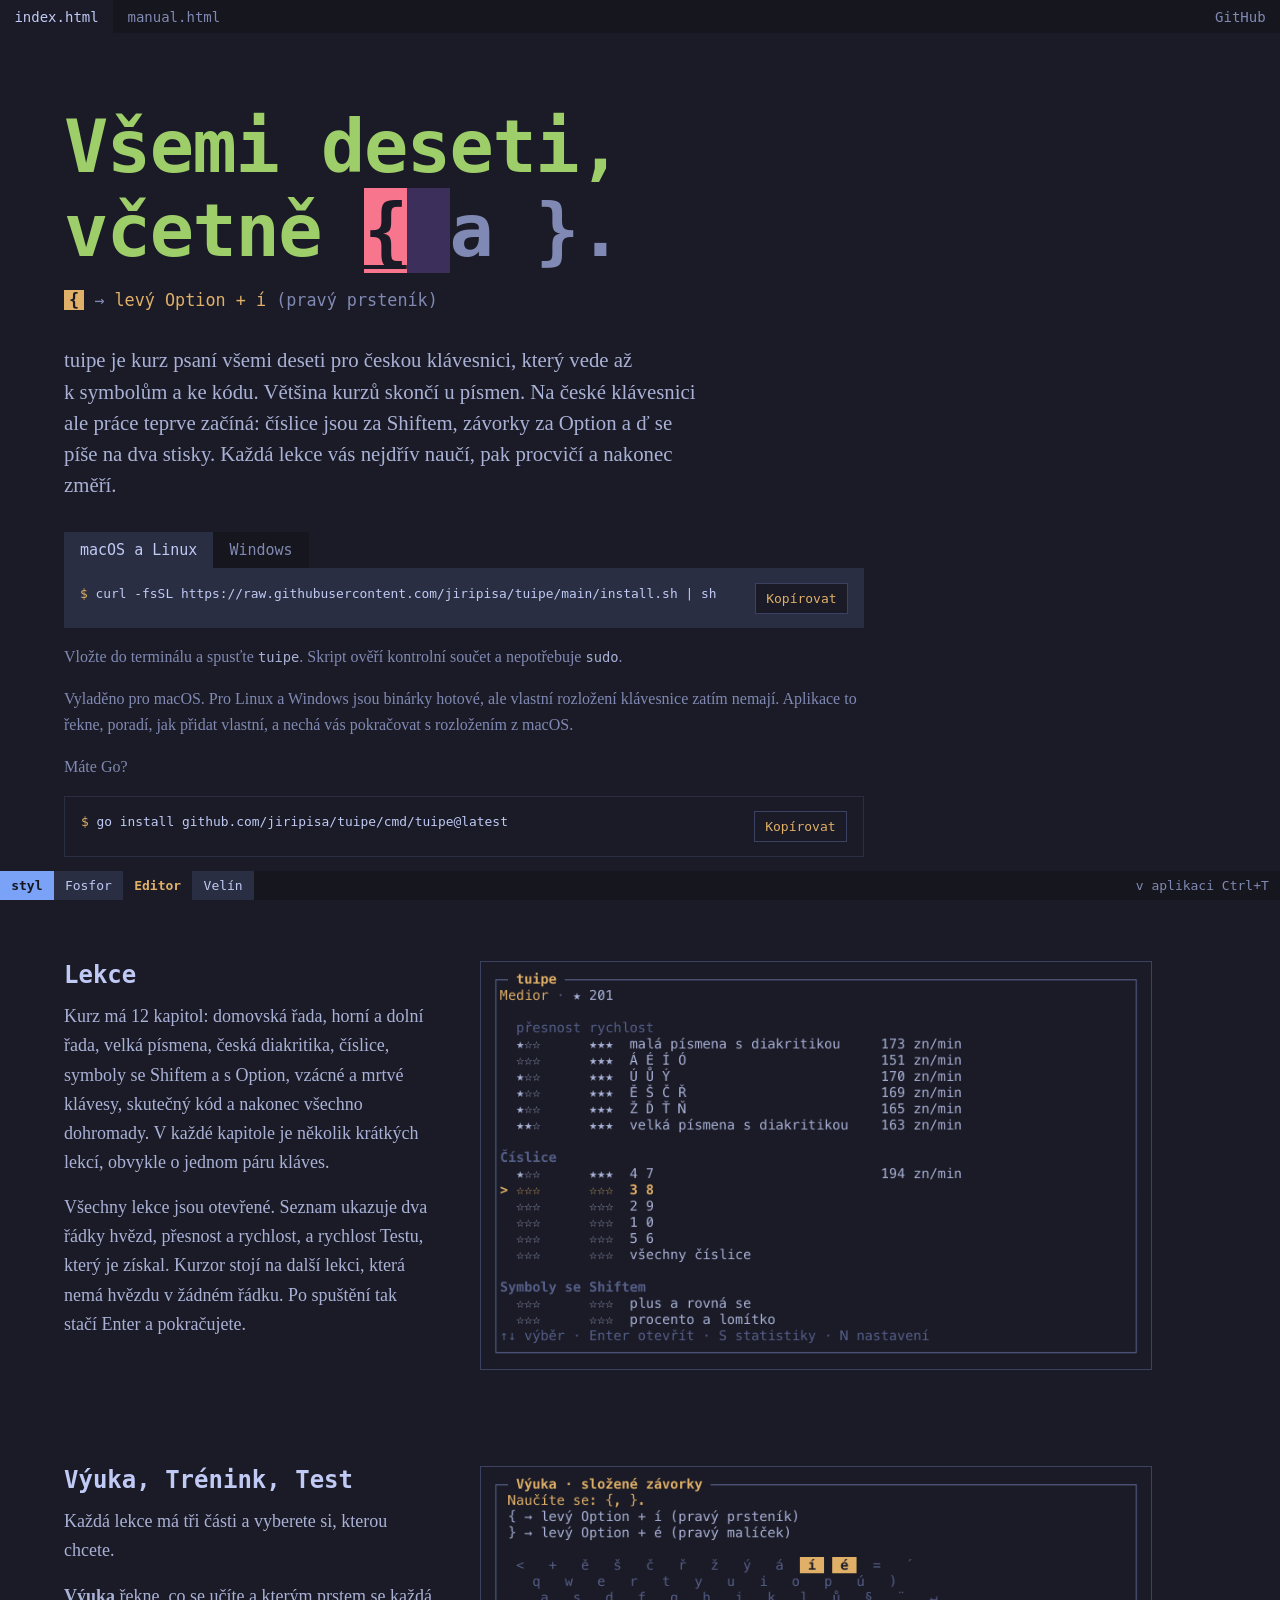
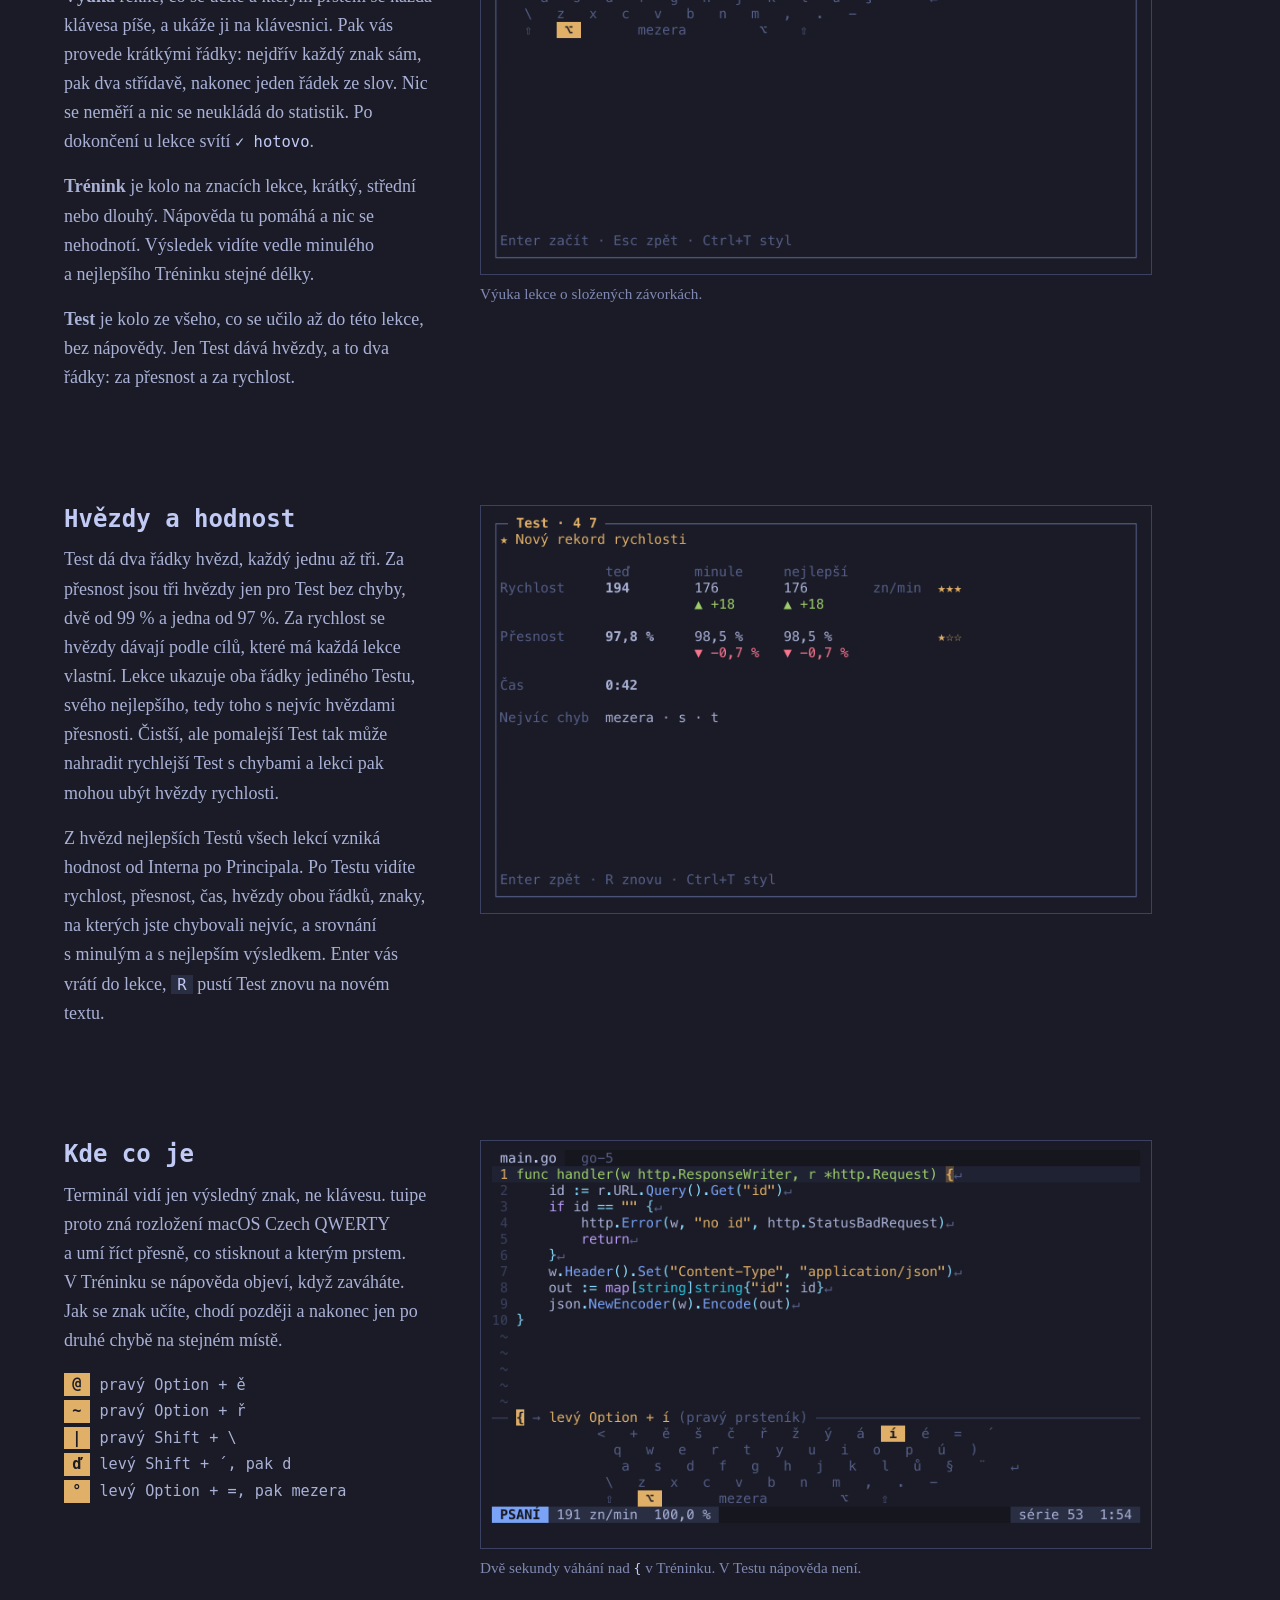
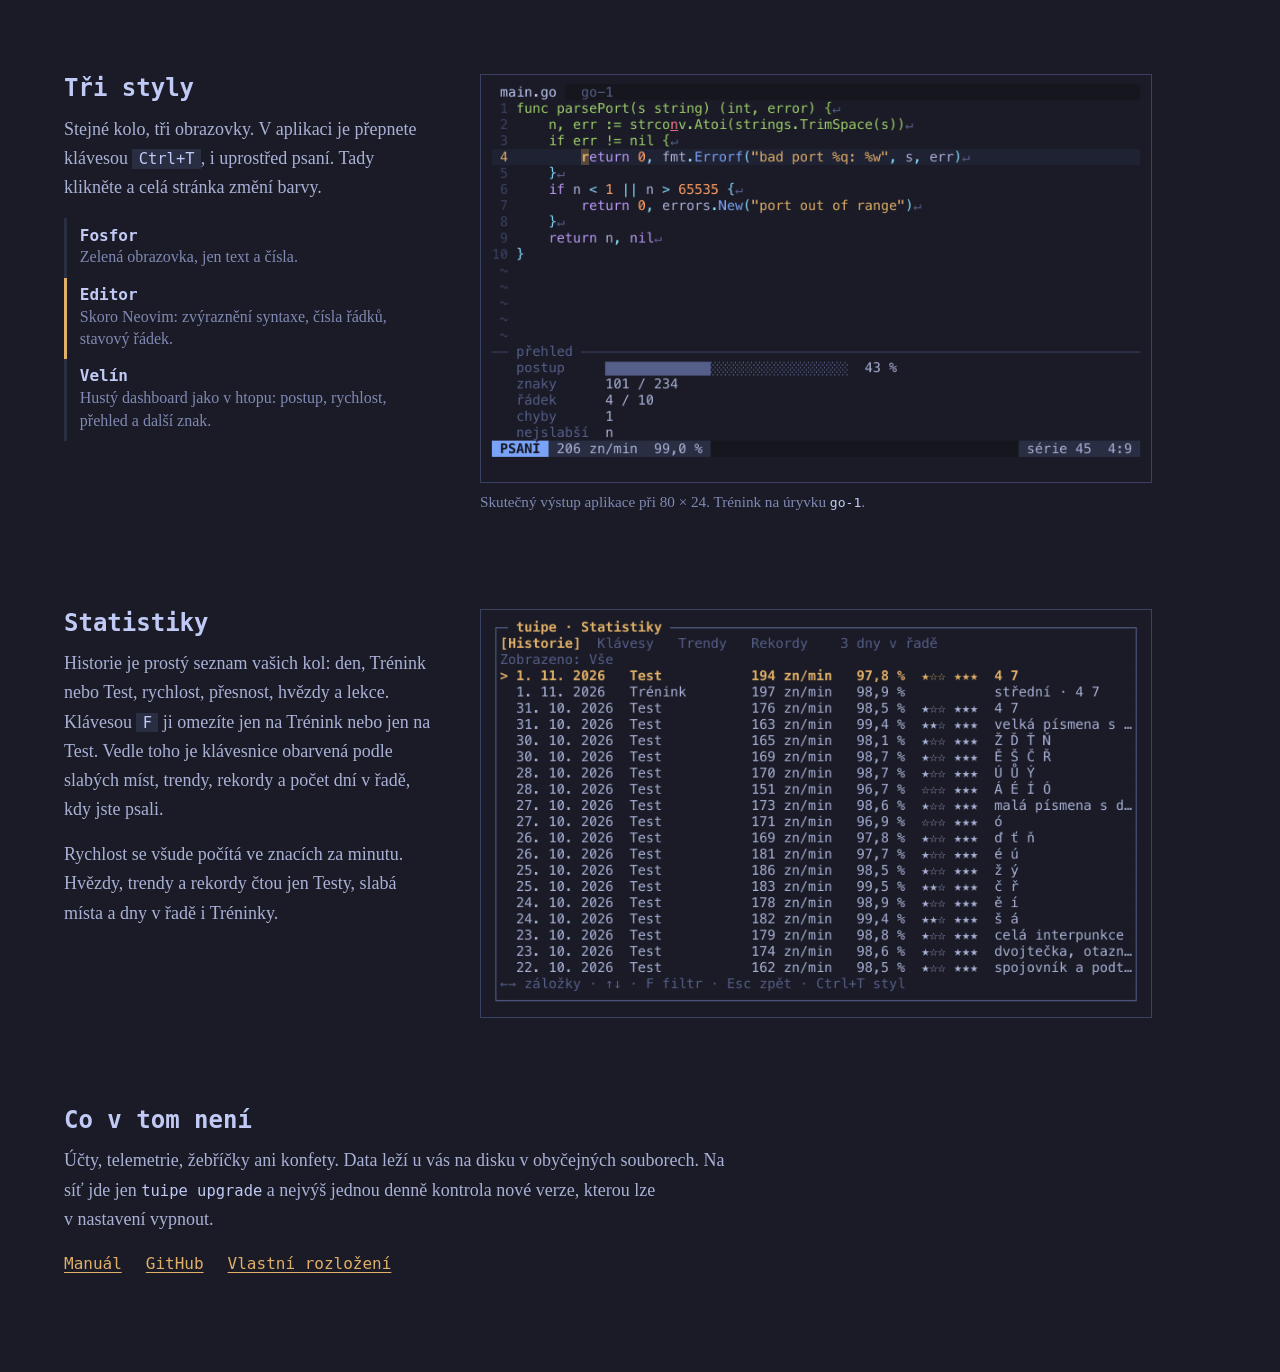
<file: site/index.html>
<!doctype html>
<html lang="cs" data-style="editor">
<head>
<meta charset="utf-8">
<meta name="viewport" content="width=device-width, initial-scale=1">
<title>tuipe</title>
<meta name="description" content="Kurz psaní všemi deseti pro českou klávesnici, který vede až k symbolům a ke kódu. Lekce, výuka, trénink a test v terminálu.">
<link rel="icon" href="data:image/svg+xml,%3Csvg xmlns='http://www.w3.org/2000/svg' viewBox='0 0 32 32'%3E%3Crect width='32' height='32' fill='%231a1b26'/%3E%3Ctext x='16' y='24' font-family='monospace' font-size='24' font-weight='700' text-anchor='middle' fill='%23e0af68'%3E%7B%3C/text%3E%3C/svg%3E">
<script>
  document.documentElement.classList.add("js");
  try {
    var s = localStorage.getItem("tuipe-style");
    if (s === "fosfor" || s === "editor" || s === "velin") document.documentElement.setAttribute("data-style", s);
  } catch (e) {}
</script>
<link rel="stylesheet" href="assets/site.css">
<noscript><style>
  .by-style img { display: block; margin-bottom: 1rem; }
  .statusline, .copy, .tabs { display: none; }
  #panel-unix::before, #panel-win::before { display: block; margin: 1rem 0 0.35rem; font: 700 0.9375rem/1.3 var(--mono); color: var(--ink); }
  #panel-unix::before { content: "macOS a Linux"; }
  #panel-win::before { content: "Windows"; }
</style></noscript>
<script src="assets/site.js" defer></script>
</head>
<body>
<a class="skip" href="#main">Přeskočit na obsah</a>
<div class="sr-only" role="status" aria-live="polite" id="live"></div>

<nav class="tabline" aria-label="Stránky">
  <a href="index.html" aria-current="page">index.html</a>
  <a href="manual.html">manual.html</a>
  <a class="right" href="https://github.com/jiripisa/tuipe">GitHub</a>
</nav>

<main class="page" id="main">

<header class="hero">
  <h1 data-typed aria-label="Všemi deseti, včetně { a }.">Všemi deseti,<br>včetně { a }.</h1>
  <p class="hint-line" data-typed-hint><span class="cap">{</span> → <span class="chord">levý Option + í</span> (pravý prsteník)</p>
  <p class="pitch">tuipe je kurz psaní všemi deseti pro českou klávesnici, který vede až k symbolům a ke kódu. Většina kurzů skončí u písmen. Na české klávesnici ale práce teprve začíná: číslice jsou za Shiftem, závorky za Option a ď se píše na dva stisky. Každá lekce vás nejdřív naučí, pak procvičí a nakonec změří.</p>

  <section class="install" aria-label="Instalace">
    <div class="tabs" role="tablist" aria-label="Operační systém">
      <button type="button" role="tab" id="tab-unix" aria-controls="panel-unix" aria-selected="true">macOS a Linux</button>
      <button type="button" role="tab" id="tab-win" aria-controls="panel-win" aria-selected="false">Windows</button>
    </div>
    <div role="tabpanel" id="panel-unix" aria-labelledby="tab-unix">
      <div class="command">
        <pre><code id="cmd-unix">curl -fsSL https://raw.githubusercontent.com/<wbr>jiripisa/<wbr>tuipe/<wbr>main/<wbr>install.sh | sh</code></pre>
        <button type="button" class="copy" data-copy="cmd-unix" aria-label="Kopírovat příkaz pro macOS a Linux">Kopírovat</button>
      </div>
    </div>
    <div role="tabpanel" id="panel-win" aria-labelledby="tab-win">
      <div class="command ps">
        <pre><code id="cmd-win">irm https://raw.githubusercontent.com/<wbr>jiripisa/<wbr>tuipe/<wbr>main/<wbr>install.ps1 | iex</code></pre>
        <button type="button" class="copy" data-copy="cmd-win" aria-label="Kopírovat příkaz pro Windows">Kopírovat</button>
      </div>
    </div>
    <p class="small also">Vložte do terminálu a spusťte <code>tuipe</code>. Skript ověří kontrolní součet a nepotřebuje <code>sudo</code>.</p>
    <p class="small">Vyladěno pro macOS. Pro Linux a Windows jsou binárky hotové, ale vlastní rozložení klávesnice zatím nemají. Aplikace to řekne, poradí, jak přidat vlastní, a nechá vás pokračovat s rozložením z macOS.</p>
    <div class="also">
      <p class="small">Máte Go?</p>
      <div class="command">
        <pre><code id="cmd-go">go install github.com/<wbr>jiripisa/<wbr>tuipe/<wbr>cmd/<wbr>tuipe@latest</code></pre>
        <button type="button" class="copy" data-copy="cmd-go" aria-label="Kopírovat příkaz go install">Kopírovat</button>
      </div>
    </div>
  </section>
</header>

<section class="split" id="lekce">
  <div>
    <h2>Lekce</h2>
    <p>Kurz má 12 kapitol: domovská řada, horní a dolní řada, velká písmena, česká diakritika, číslice, symboly se Shiftem a s Option, vzácné a mrtvé klávesy, skutečný kód a nakonec všechno dohromady. V každé kapitole je několik krátkých lekcí, obvykle o jednom páru kláves.</p>
    <p>Všechny lekce jsou otevřené. Seznam ukazuje dva řádky hvězd, přesnost a rychlost, a rychlost Testu, který je získal. Kurzor stojí na další lekci, která nemá hvězdu v žádném řádku. Po spuštění tak stačí Enter a pokračujete.</p>
  </div>
  <figure>
    <img src="assets/lessons.png" width="1488" height="904" loading="lazy" alt="Seznam lekcí: kapitoly s lekcemi, u každé dva řádky hvězd, přesnost a rychlost, a rychlost Testu, který je získal, v znacích za minutu. Nahoře hodnost a počet hvězd, kurzor stojí na další lekci.">
  </figure>
</section>

<section class="split" id="tri-casti">
  <div>
    <h2>Výuka, Trénink, Test</h2>
    <p>Každá lekce má tři části a vyberete si, kterou chcete.</p>
    <p><strong>Výuka</strong> řekne, co se učíte a kterým prstem se každá klávesa píše, a ukáže ji na klávesnici. Pak vás provede krátkými řádky: nejdřív každý znak sám, pak dva střídavě, nakonec jeden řádek ze slov. Nic se neměří a nic se neukládá do statistik. Po dokončení u lekce svítí <code>✓ hotovo</code>.</p>
    <p><strong>Trénink</strong> je kolo na znacích lekce, krátký, střední nebo dlouhý. Nápověda tu pomáhá a nic se nehodnotí. Výsledek vidíte vedle minulého a nejlepšího Tréninku stejné délky.</p>
    <p><strong>Test</strong> je kolo ze všeho, co se učilo až do této lekce, bez nápovědy. Jen Test dává hvězdy, a to dva řádky: za přesnost a za rychlost.</p>
  </div>
  <figure>
    <img src="assets/teach.png" width="1488" height="904" loading="lazy" alt="Výuka lekce o složených závorkách: text říká, že { se píše levým Option a í pravým prsteníkem, a klávesnice má zvýrazněné klávesy í, é a levý Option.">
    <figcaption>Výuka lekce o složených závorkách.</figcaption>
  </figure>
</section>

<section class="split" id="hvezdy">
  <div>
    <h2>Hvězdy a hodnost</h2>
    <p>Test dá dva řádky hvězd, každý jednu až tři. Za přesnost jsou tři hvězdy jen pro Test bez chyby, dvě od 99 % a jedna od 97 %. Za rychlost se hvězdy dávají podle cílů, které má každá lekce vlastní. Lekce ukazuje oba řádky jediného Testu, svého nejlepšího, tedy toho s nejvíc hvězdami přesnosti. Čistší, ale pomalejší Test tak může nahradit rychlejší Test s chybami a lekci pak mohou ubýt hvězdy rychlosti.</p>
    <p>Z hvězd nejlepších Testů všech lekcí vzniká hodnost od Interna po Principala. Po Testu vidíte rychlost, přesnost, čas, hvězdy obou řádků, znaky, na kterých jste chybovali nejvíc, a srovnání s minulým a s nejlepším výsledkem. Enter vás vrátí do lekce, <kbd>R</kbd> pustí Test znovu na novém textu.</p>
  </div>
  <figure>
    <img src="assets/results.png" width="1488" height="904" loading="lazy" alt="Výsledek Testu: rychlost, přesnost, čas, dva řádky hvězd, srovnání s minulým a s nejlepším výsledkem a znaky s nejvíc chybami.">
  </figure>
</section>

<section class="split" id="kolo">
  <div>
    <h2>Kde co je</h2>
    <p>Terminál vidí jen výsledný znak, ne klávesu. tuipe proto zná rozložení macOS Czech QWERTY a umí říct přesně, co stisknout a kterým prstem. V Tréninku se nápověda objeví, když zaváháte. Jak se znak učíte, chodí později a nakonec jen po druhé chybě na stejném místě.</p>
    <dl class="routes">
      <div><dt class="cap">@</dt><dd>pravý Option + ě</dd></div>
      <div><dt class="cap">~</dt><dd>pravý Option + ř</dd></div>
      <div><dt class="cap">|</dt><dd>pravý Shift + \</dd></div>
      <div><dt class="cap">ď</dt><dd>levý Shift + ´, pak d</dd></div>
      <div><dt class="cap">°</dt><dd>levý Option + =, pak mezera</dd></div>
    </dl>
  </div>
  <figure class="by-style">
    <img class="editor" src="assets/hint-editor.png" width="1488" height="904" loading="lazy" alt="Trénink ve stylu Editor: kurzor stojí na znaku {, pod textem je nápověda „levý Option + í (pravý prsteník)“ a mapa klávesnice se zvýrazněnými klávesami.">
    <img class="fosfor" src="assets/hint-fosfor.png" width="1488" height="904" loading="lazy" alt="Trénink ve stylu Fosfor: po zaváhání na znaku { se dole objeví nápověda a mapa klávesnice.">
    <img class="velin" src="assets/hint-velin.png" width="1488" height="904" loading="lazy" alt="Trénink ve stylu Velín: panel Klávesnice ukazuje zvýrazněné klávesy a panel Další znak popisuje, jak napsat {.">
    <figcaption>Dvě sekundy váhání nad <code>{</code> v Tréninku. V Testu nápověda není.</figcaption>
  </figure>
</section>

<section class="split" id="styly">
  <div>
    <h2>Tři styly</h2>
    <p>Stejné kolo, tři obrazovky. V aplikaci je přepnete klávesou <kbd>Ctrl+T</kbd>, i uprostřed psaní. Tady klikněte a celá stránka změní barvy.</p>
    <ul class="styles">
      <li><button type="button" data-set-style="fosfor" aria-pressed="false"><b>Fosfor</b><span>Zelená obrazovka, jen text a čísla.</span></button></li>
      <li><button type="button" data-set-style="editor" aria-pressed="true"><b>Editor</b><span>Skoro Neovim: zvýraznění syntaxe, čísla řádků, stavový řádek.</span></button></li>
      <li><button type="button" data-set-style="velin" aria-pressed="false"><b>Velín</b><span>Hustý dashboard jako v htopu: postup, rychlost, přehled a další znak.</span></button></li>
    </ul>
  </div>
  <figure class="by-style">
    <img class="editor" src="assets/round-editor.png" width="1488" height="904" loading="lazy" alt="Styl Editor: kód v Go se zvýrazněnou syntaxí, čísla řádků, přehled postupu a stavový řádek s rychlostí a přesností.">
    <img class="fosfor" src="assets/round-fosfor.png" width="1488" height="904" loading="lazy" alt="Styl Fosfor: zelený text na černém pozadí a pod ním rychlost, přesnost a série.">
    <img class="velin" src="assets/round-velin.png" width="1488" height="904" loading="lazy" alt="Styl Velín: panely s postupem, rychlostí a statistikou nad textem, přehled a nejslabší znaky pod ním.">
    <figcaption>Skutečný výstup aplikace při 80 × 24. Trénink na úryvku <code>go-1</code>.</figcaption>
  </figure>
</section>

<section class="split" id="statistiky">
  <div>
    <h2>Statistiky</h2>
    <p>Historie je prostý seznam vašich kol: den, Trénink nebo Test, rychlost, přesnost, hvězdy a lekce. Klávesou <kbd>F</kbd> ji omezíte jen na Trénink nebo jen na Test. Vedle toho je klávesnice obarvená podle slabých míst, trendy, rekordy a počet dní v řadě, kdy jste psali.</p>
    <p>Rychlost se všude počítá ve znacích za minutu. Hvězdy, trendy a rekordy čtou jen Testy, slabá místa a dny v řadě i Tréninky.</p>
  </div>
  <figure>
    <img src="assets/history.png" width="1488" height="904" loading="lazy" alt="Obrazovka Statistiky, záložka Historie: kola po dnech s druhem kola, rychlostí, přesností, hvězdami a lekcí.">
  </figure>
</section>

<section class="endnote">
  <h2>Co v tom není</h2>
  <p>Účty, telemetrie, žebříčky ani konfety. Data leží u vás na disku v obyčejných souborech. Na síť jde jen <code>tuipe upgrade</code> a nejvýš jednou denně kontrola nové verze, kterou lze v nastavení vypnout.</p>
  <p class="links"><a href="manual.html">Manuál</a><a href="https://github.com/jiripisa/tuipe">GitHub</a><a href="https://github.com/jiripisa/tuipe/blob/main/docs/layouts.md">Vlastní rozložení</a></p>
</section>

</main>

<div class="statusline" role="group" aria-label="Styl stránky">
  <span class="mode">styl</span>
  <button type="button" data-set-style="fosfor" aria-pressed="false">Fosfor</button>
  <button type="button" data-set-style="editor" aria-pressed="true">Editor</button>
  <button type="button" data-set-style="velin" aria-pressed="false">Velín</button>
  <span class="note">v aplikaci Ctrl+T</span>
</div>

</body>
</html>
</file>
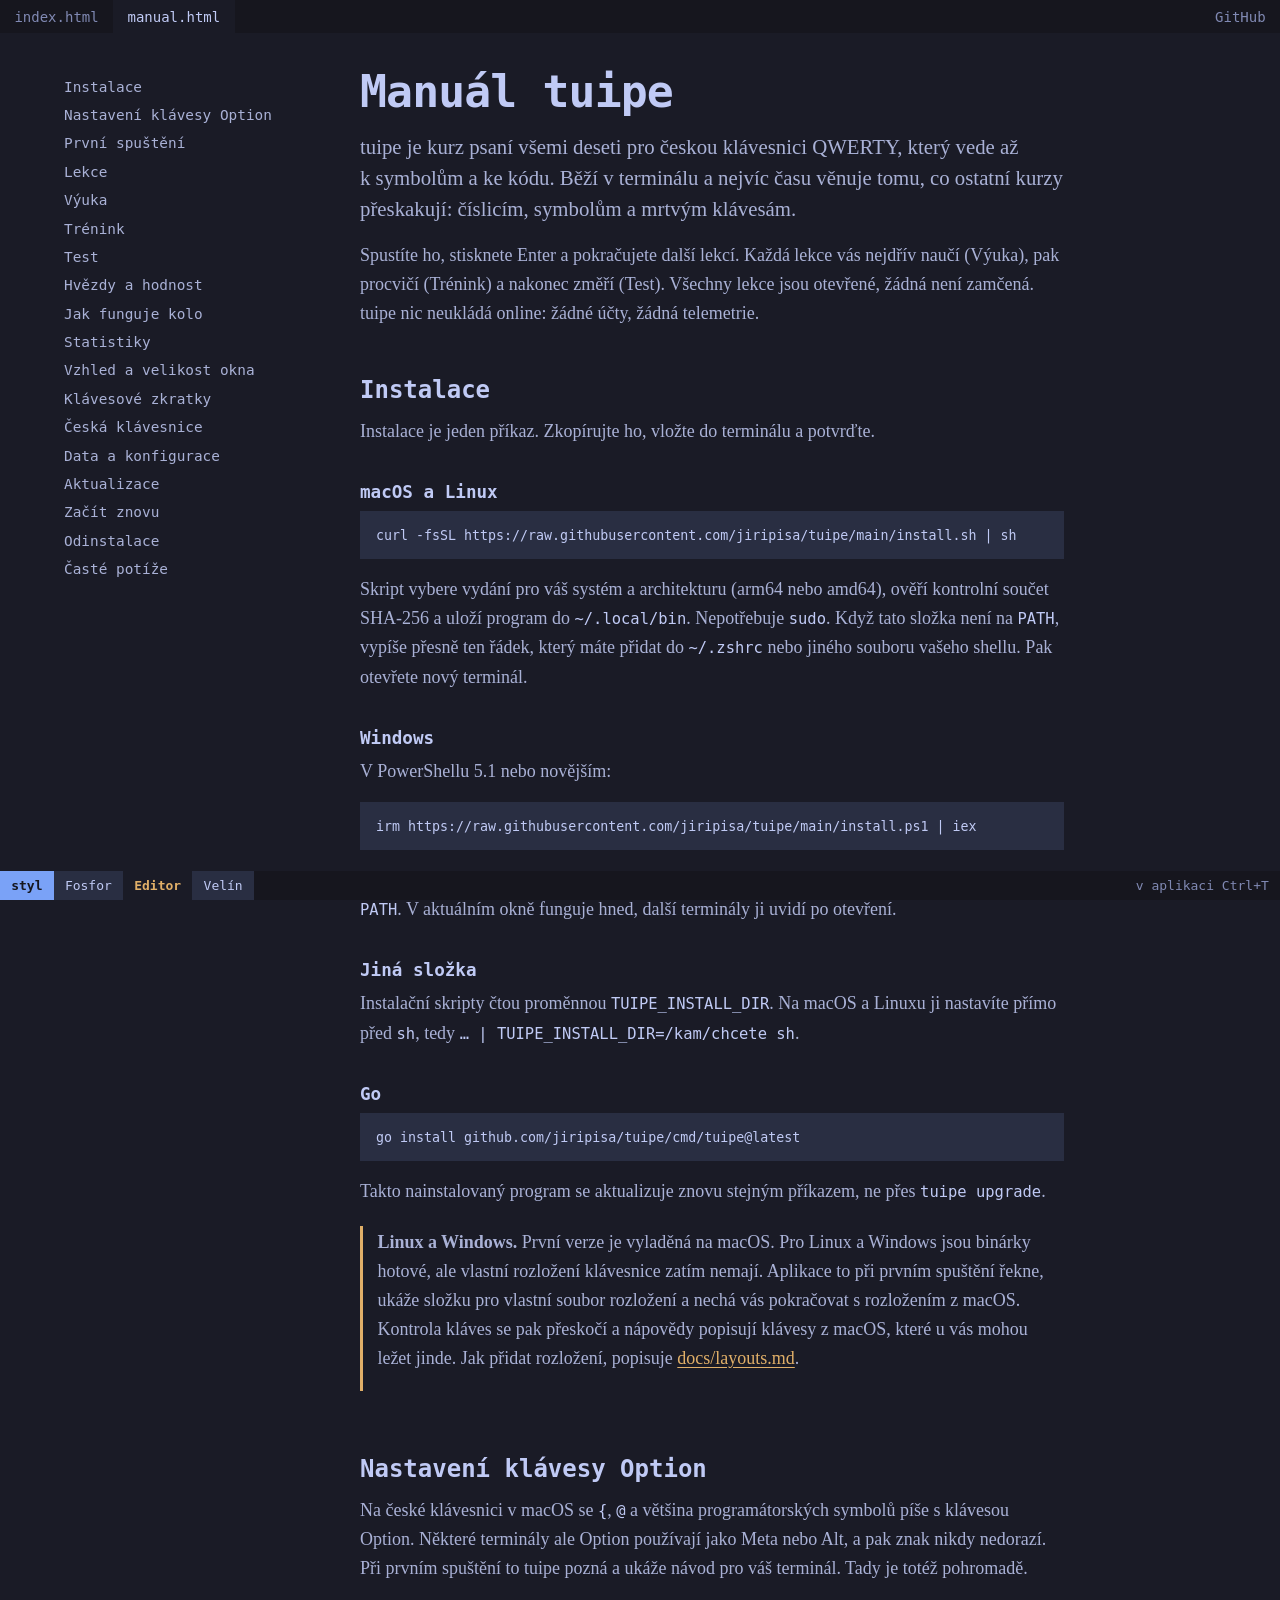
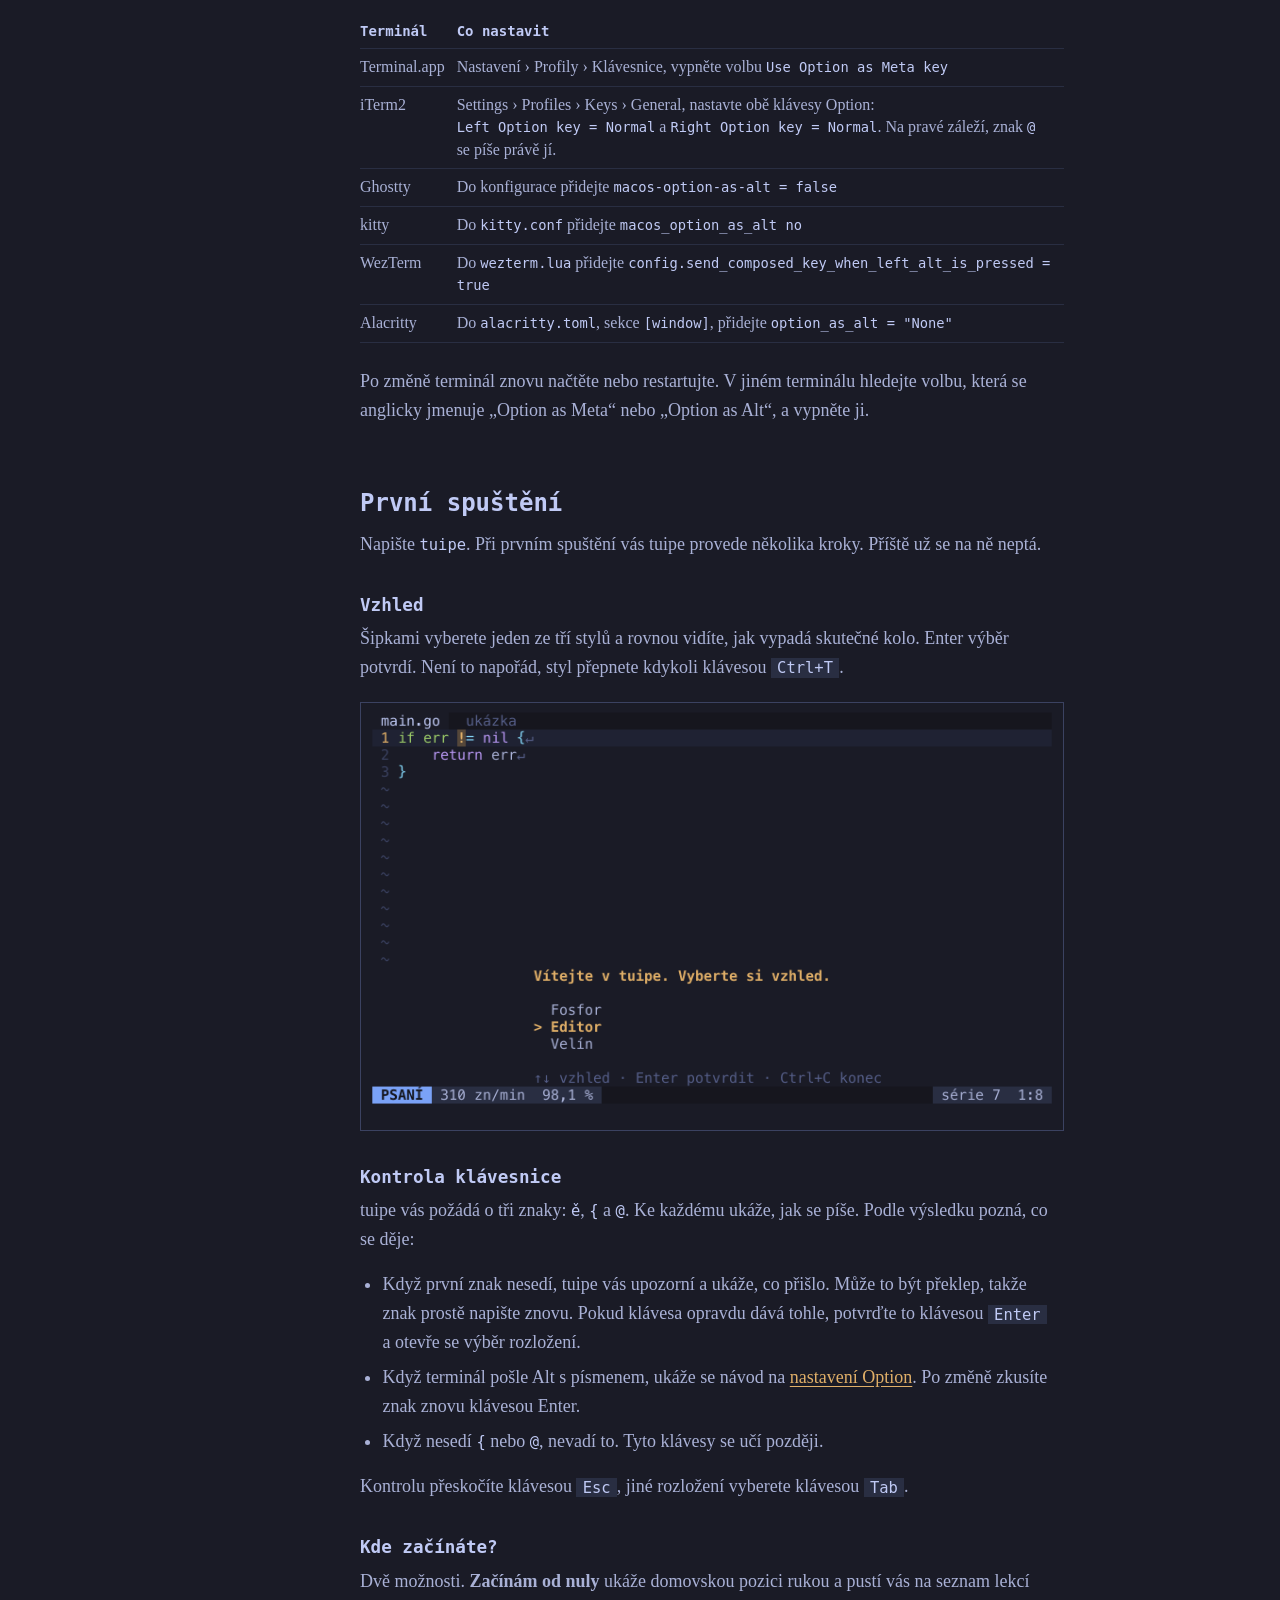
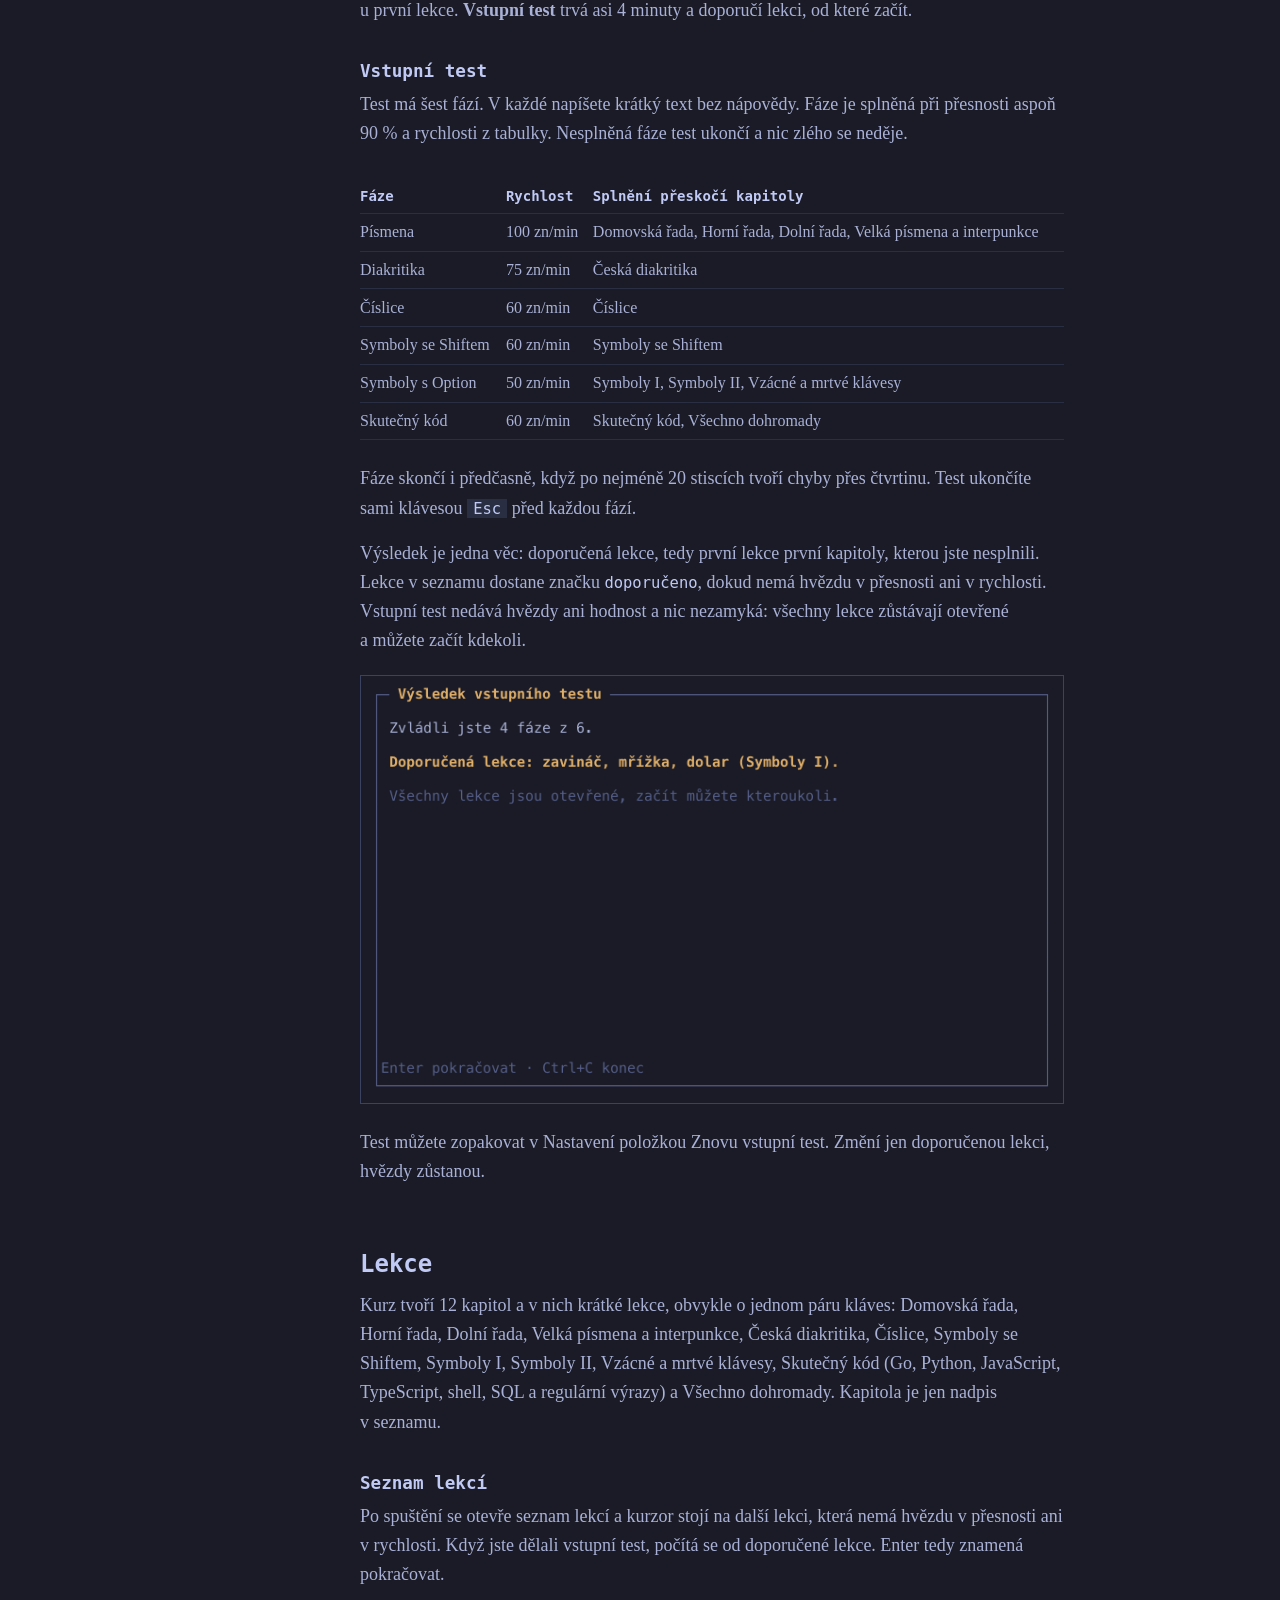
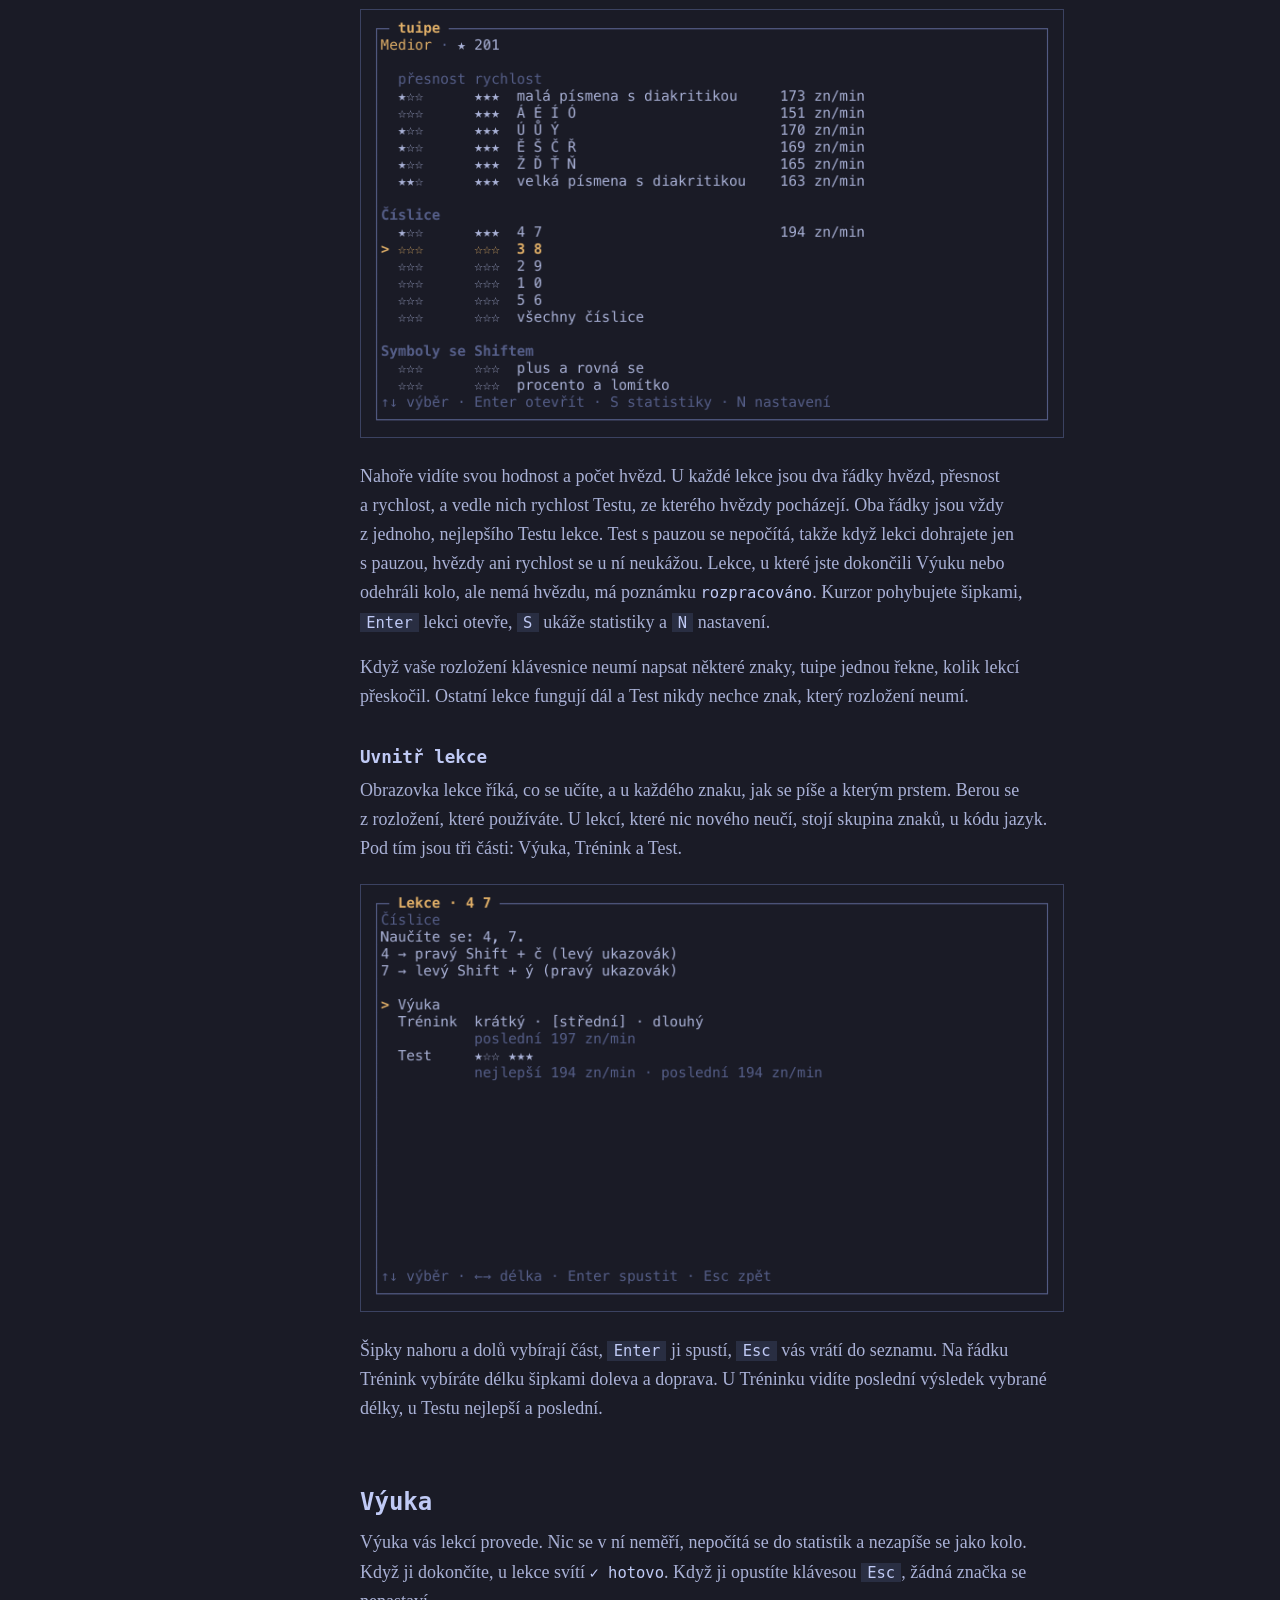
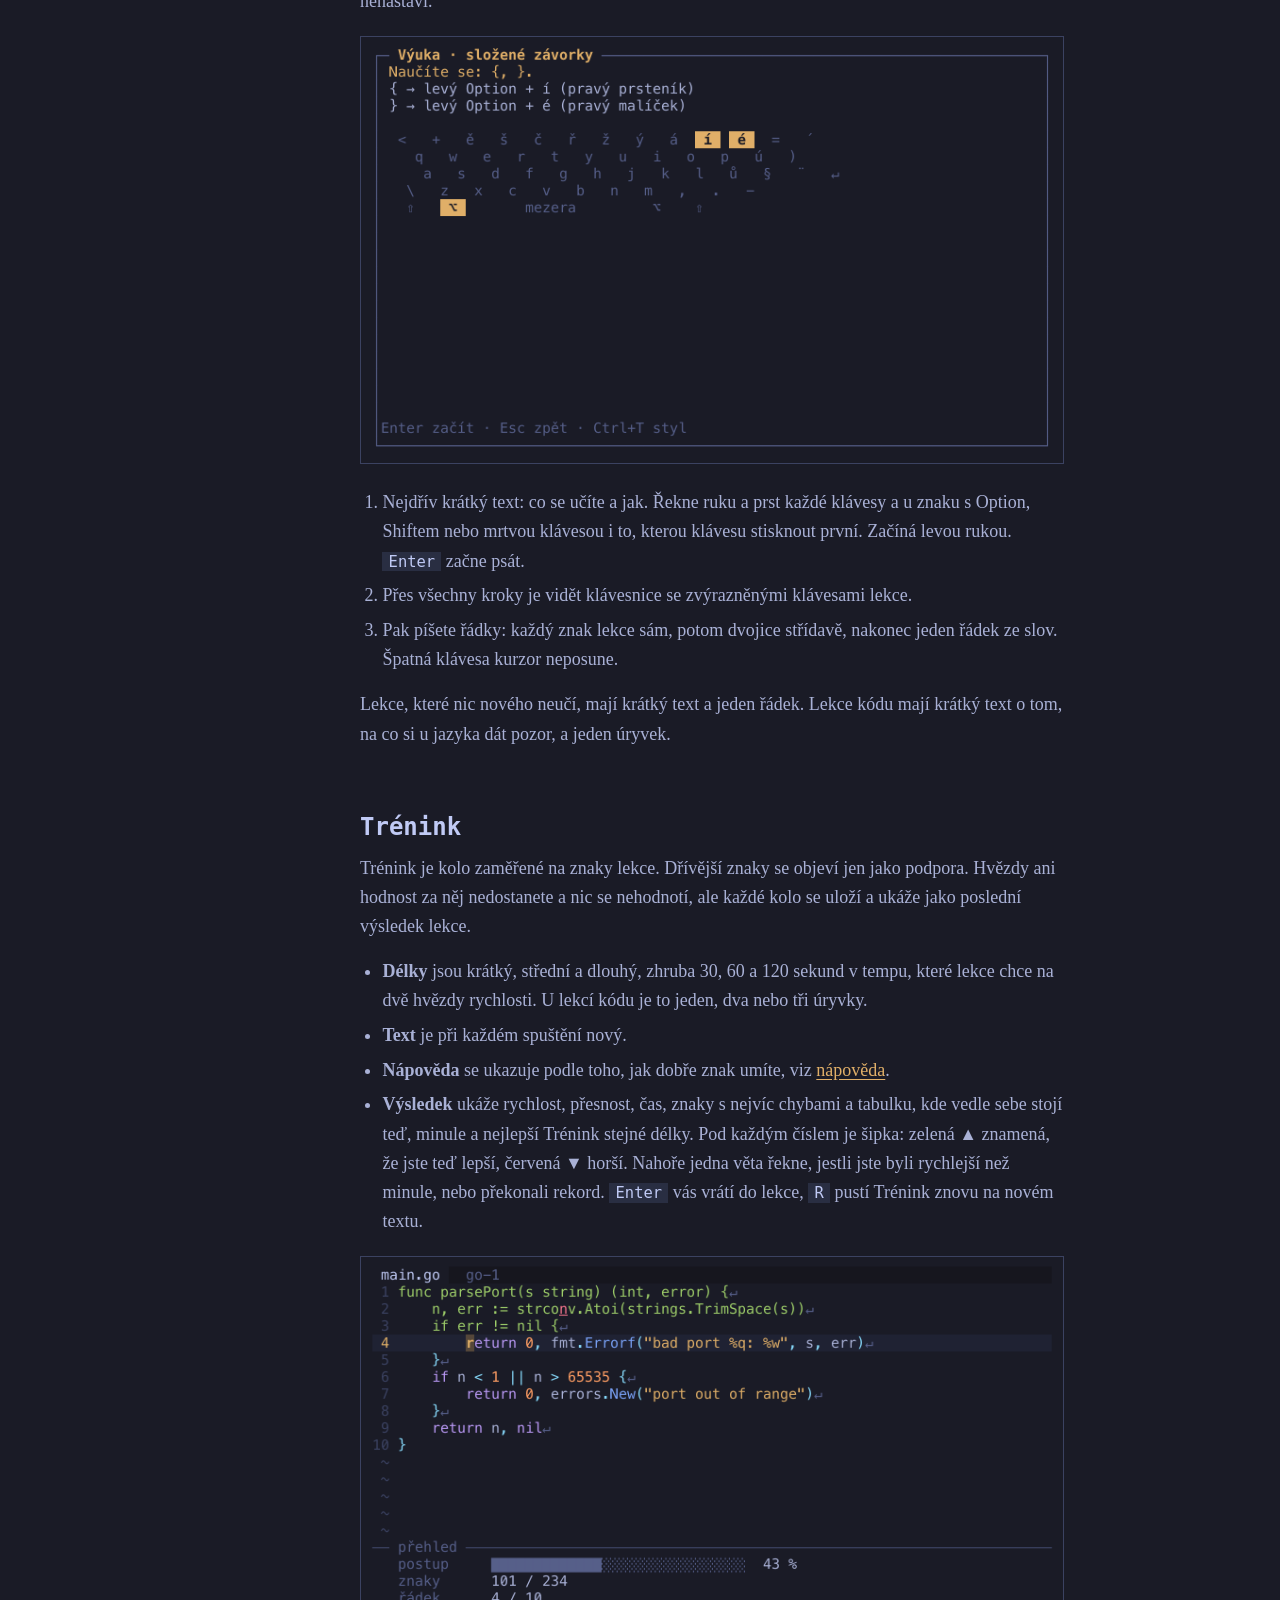
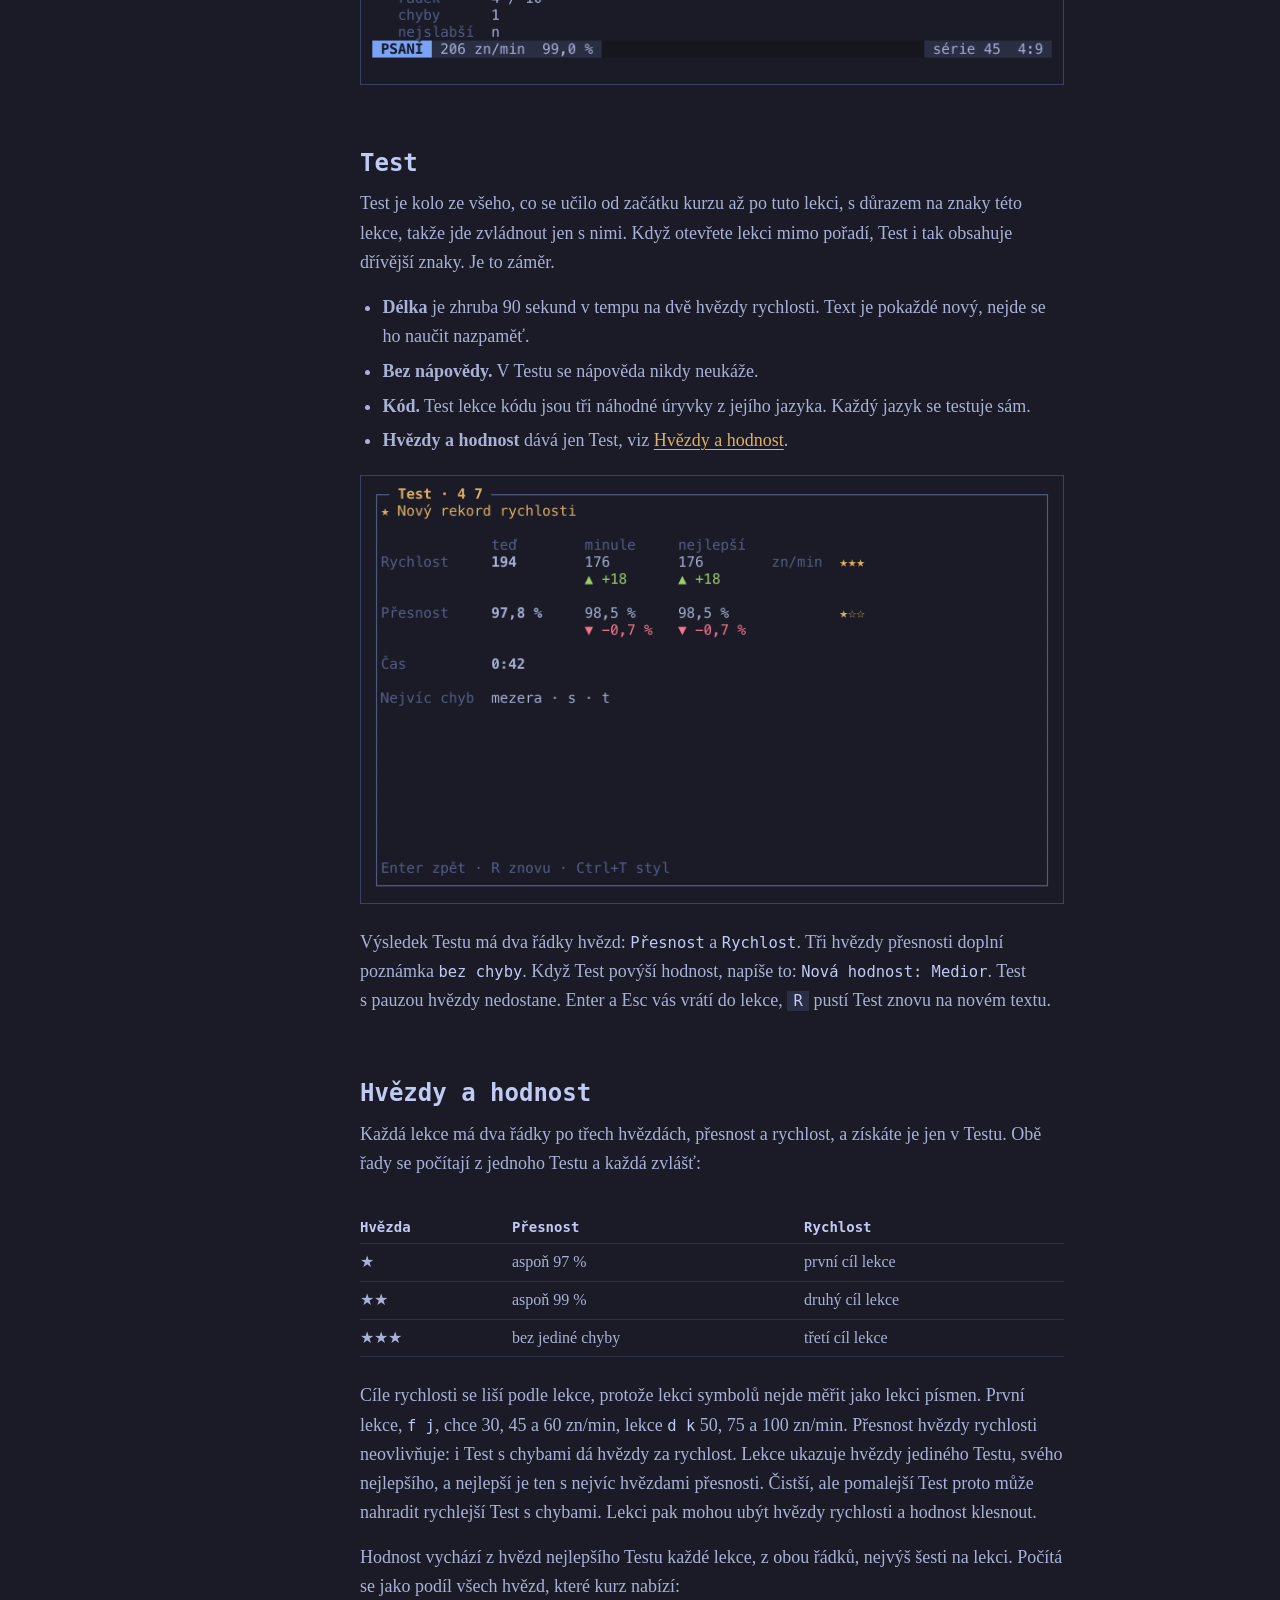
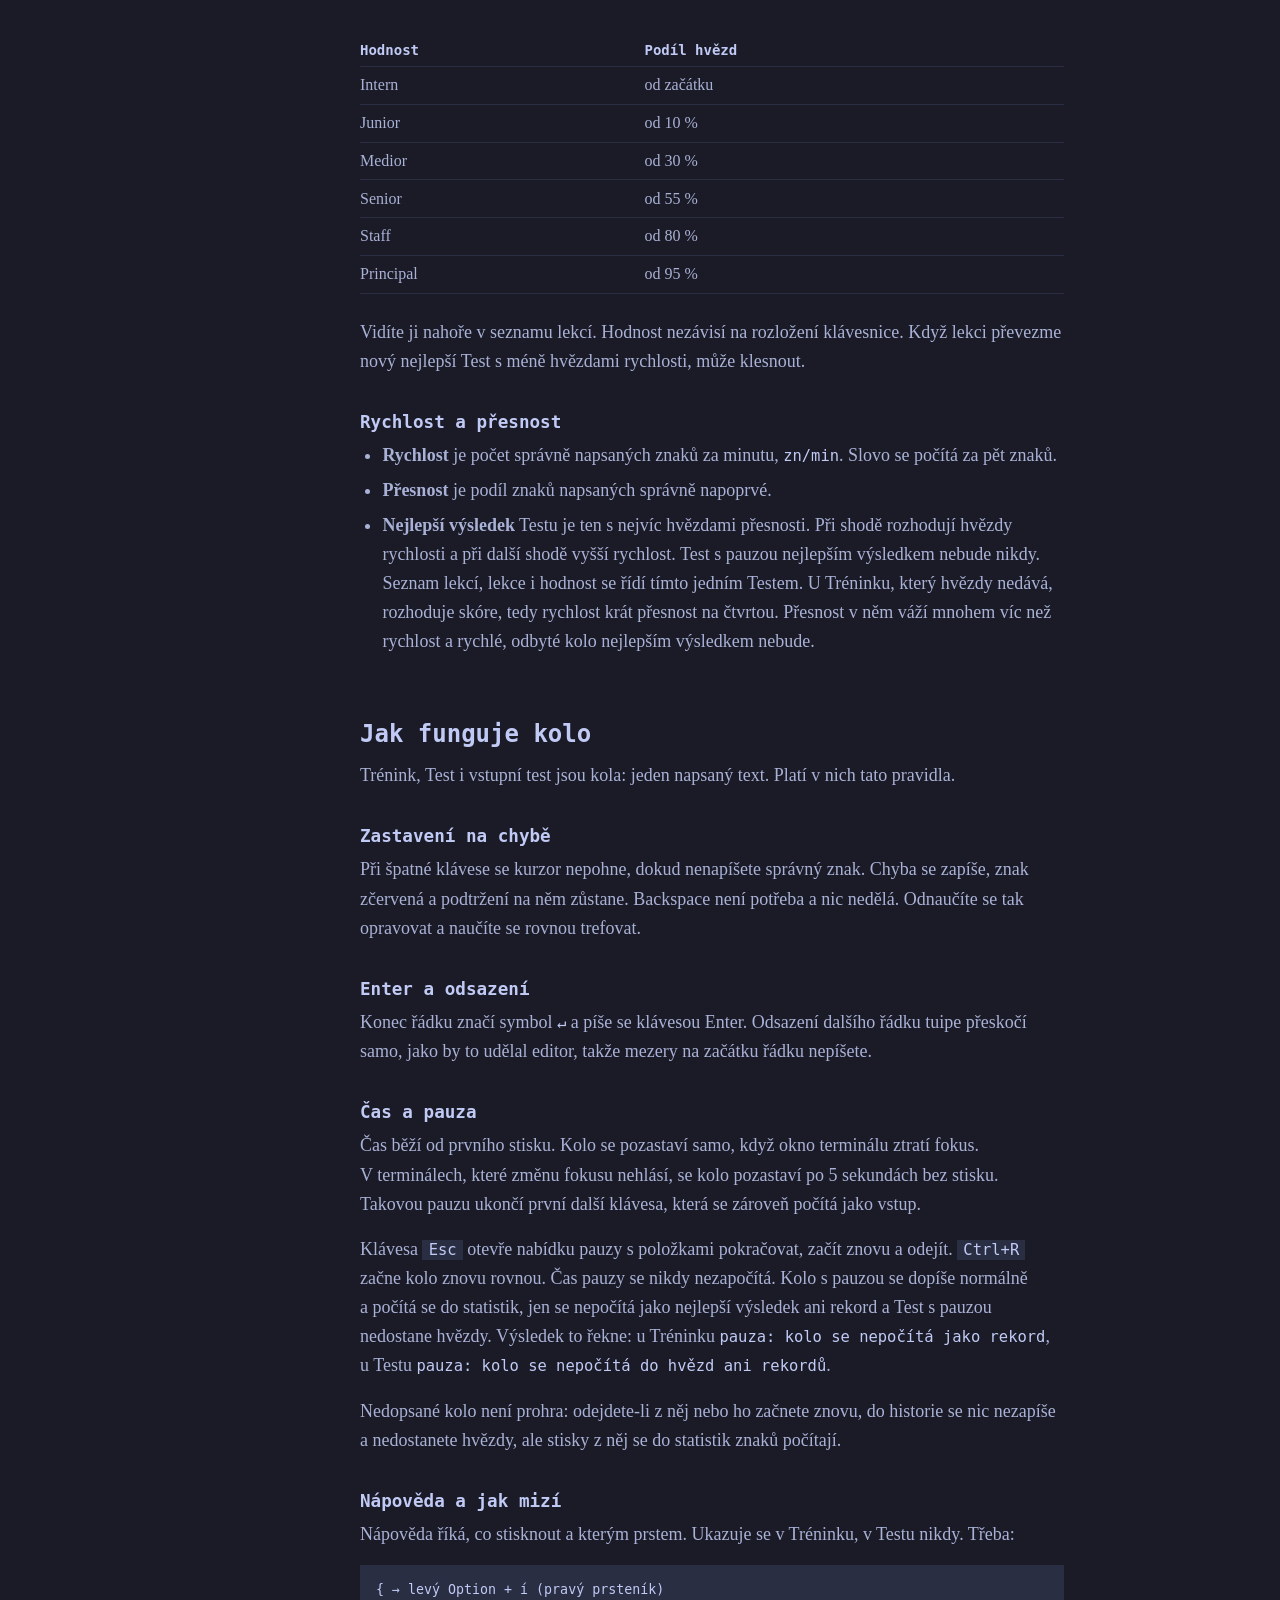
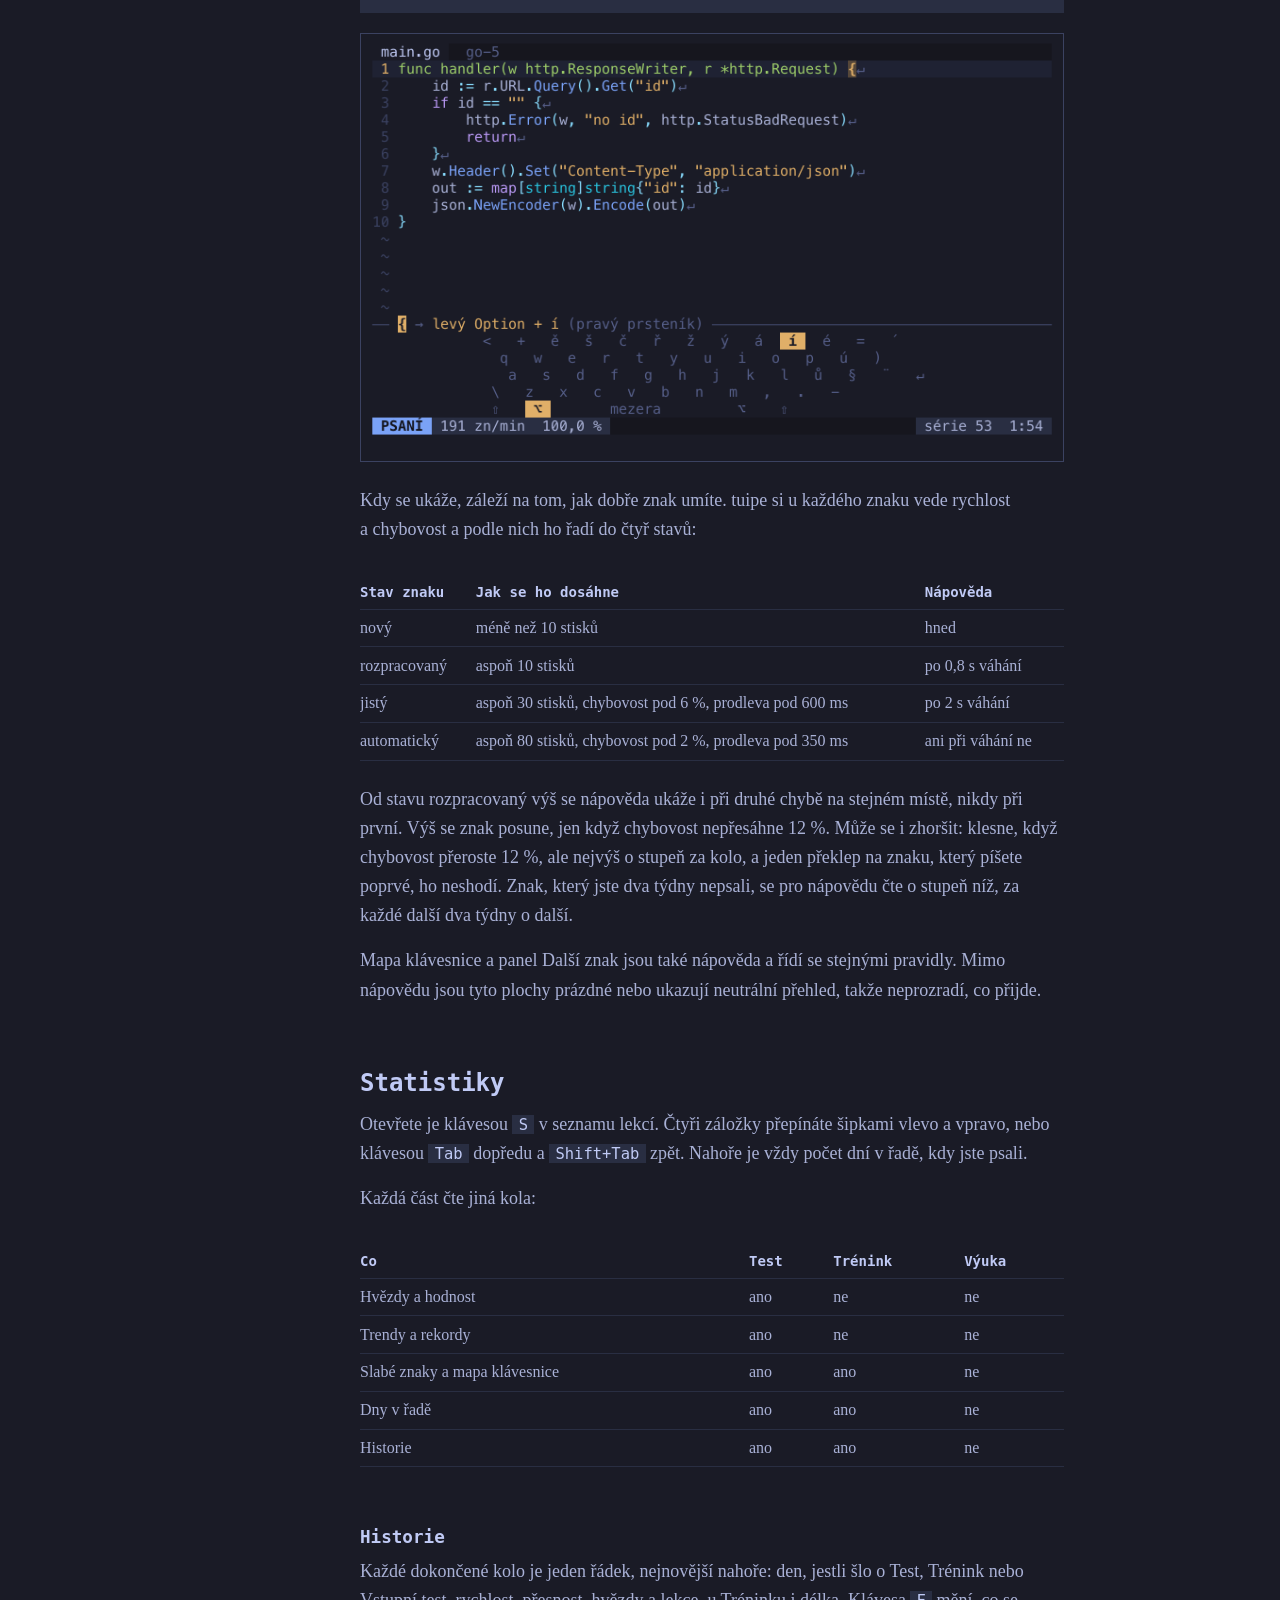
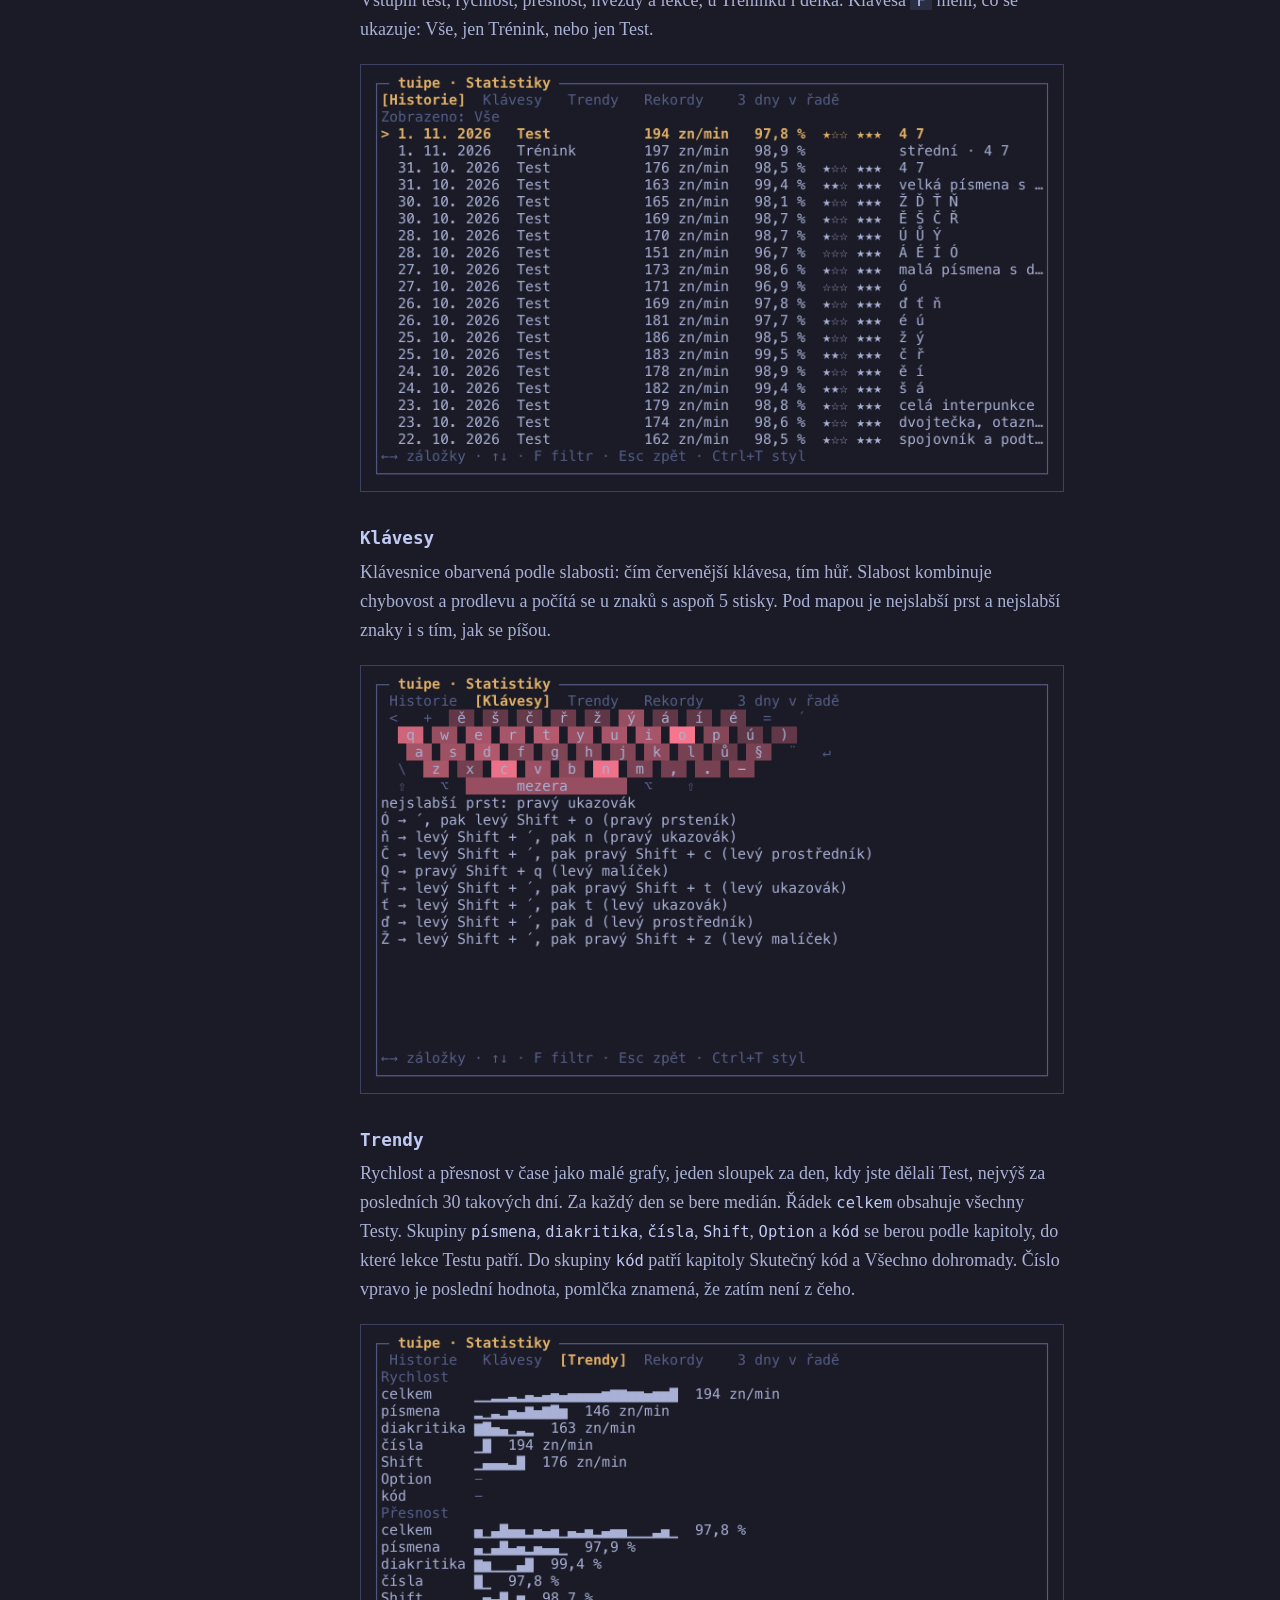
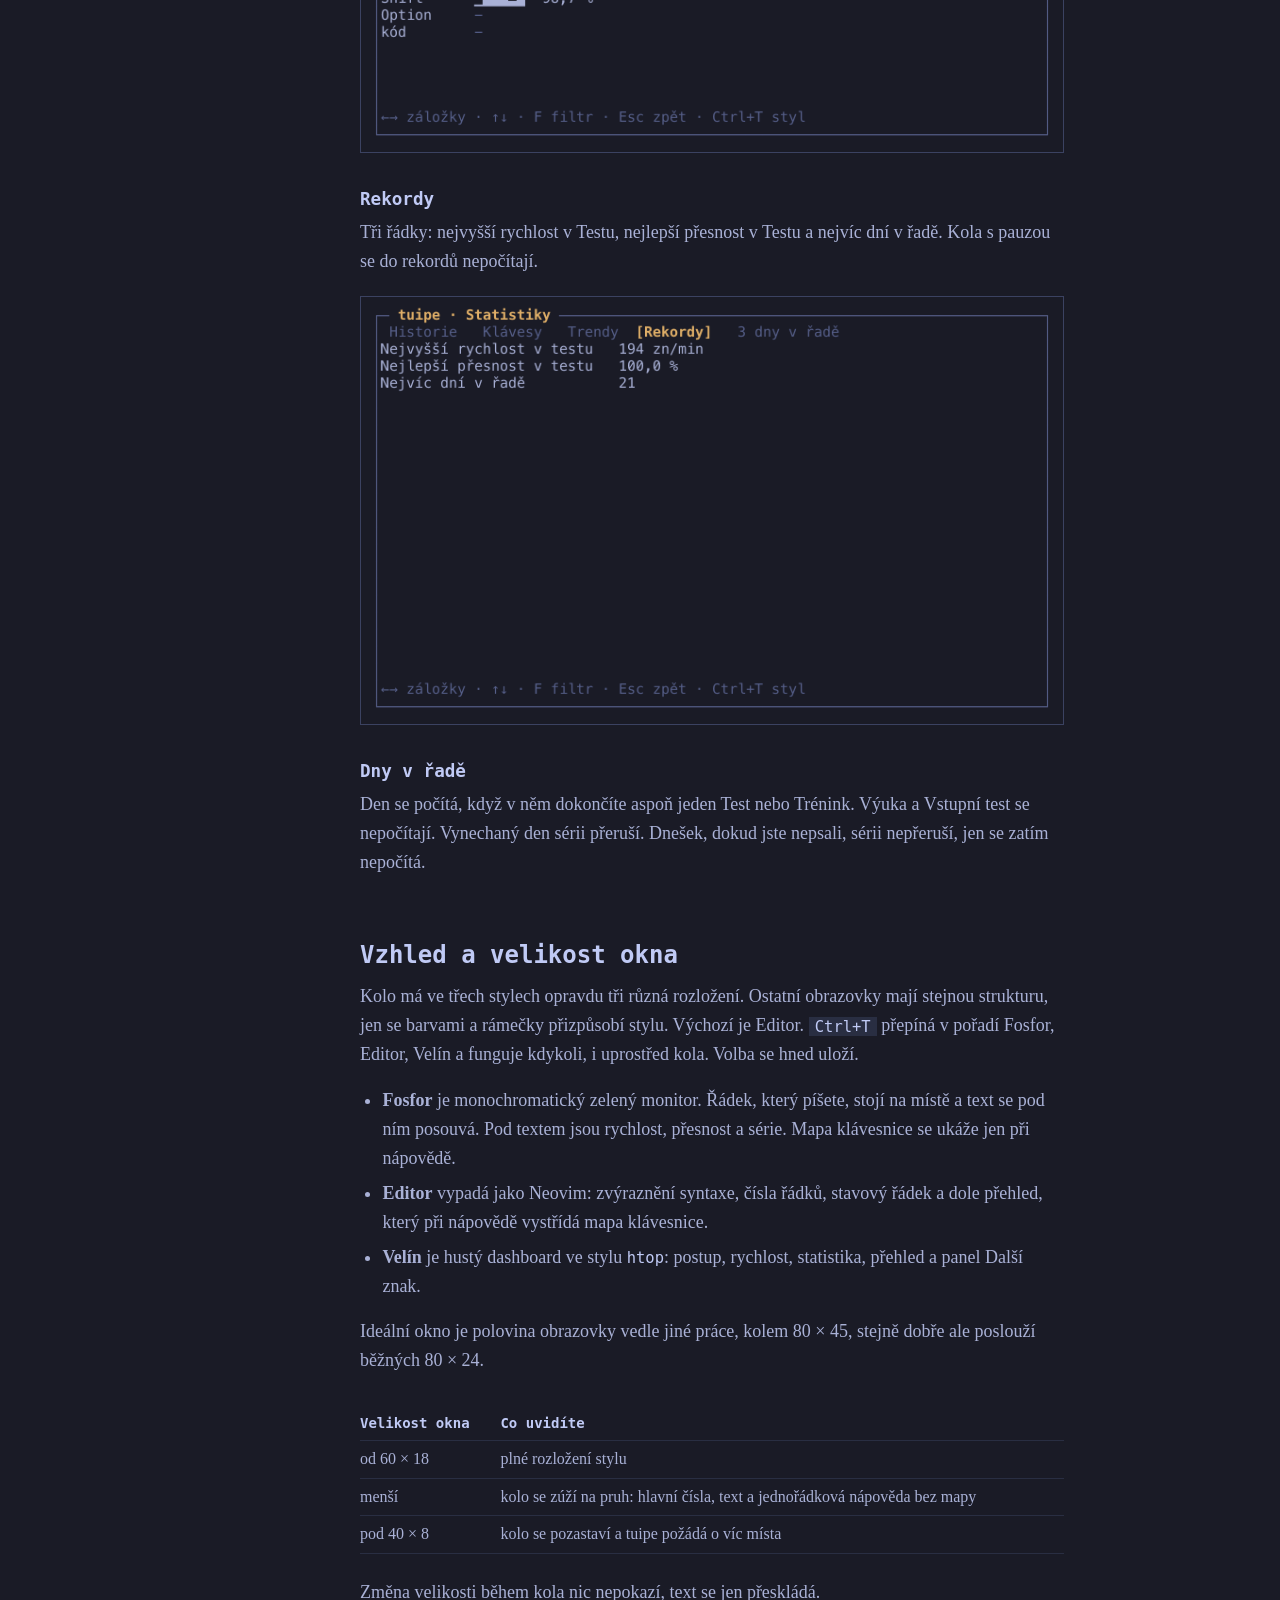
<file: site/manual.html>
<!doctype html>
<html lang="cs" data-style="editor">
<head>
<meta charset="utf-8">
<meta name="viewport" content="width=device-width, initial-scale=1">
<title>Manuál tuipe</title>
<meta name="description" content="Návod k tuipe: instalace, první spuštění, lekce, výuka, trénink a test, hvězdy, statistiky, klávesové zkratky a česká klávesnice.">
<link rel="icon" href="data:image/svg+xml,%3Csvg xmlns='http://www.w3.org/2000/svg' viewBox='0 0 32 32'%3E%3Crect width='32' height='32' fill='%231a1b26'/%3E%3Ctext x='16' y='24' font-family='monospace' font-size='24' font-weight='700' text-anchor='middle' fill='%23e0af68'%3E%7B%3C/text%3E%3C/svg%3E">
<script>
  document.documentElement.classList.add("js");
  try {
    var s = localStorage.getItem("tuipe-style");
    if (s === "fosfor" || s === "editor" || s === "velin") document.documentElement.setAttribute("data-style", s);
  } catch (e) {}
</script>
<link rel="stylesheet" href="assets/site.css">
<noscript><style>.statusline { display: none; }</style></noscript>
<script src="assets/site.js" defer></script>
</head>
<body>
<a class="skip" href="#main">Přeskočit na obsah</a>

<nav class="tabline" aria-label="Stránky">
  <a href="index.html">index.html</a>
  <a href="manual.html" aria-current="page">manual.html</a>
  <a class="right" href="https://github.com/jiripisa/tuipe">GitHub</a>
</nav>

<div class="manual">

<nav class="toc" aria-label="Obsah manuálu">
<details open>
  <summary>Obsah</summary>
  <ol>
    <li><a href="#instalace">Instalace</a></li>
    <li><a href="#option">Nastavení klávesy Option</a></li>
    <li><a href="#prvni-spusteni">První spuštění</a></li>
    <li><a href="#lekce">Lekce</a></li>
    <li><a href="#vyuka">Výuka</a></li>
    <li><a href="#trenink">Trénink</a></li>
    <li><a href="#test">Test</a></li>
    <li><a href="#hvezdy">Hvězdy a hodnost</a></li>
    <li><a href="#kolo">Jak funguje kolo</a></li>
    <li><a href="#statistiky">Statistiky</a></li>
    <li><a href="#vzhled">Vzhled a velikost okna</a></li>
    <li><a href="#zkratky">Klávesové zkratky</a></li>
    <li><a href="#klavesnice">Česká klávesnice</a></li>
    <li><a href="#data">Data a konfigurace</a></li>
    <li><a href="#aktualizace">Aktualizace</a></li>
    <li><a href="#reset">Začít znovu</a></li>
    <li><a href="#odinstalace">Odinstalace</a></li>
    <li><a href="#potize">Časté potíže</a></li>
  </ol>
</details>
</nav>

<main id="main">

<h1>Manuál tuipe</h1>
<p class="lead">tuipe je kurz psaní všemi deseti pro českou klávesnici QWERTY, který vede až k symbolům a ke kódu. Běží v terminálu a nejvíc času věnuje tomu, co ostatní kurzy přeskakují: číslicím, symbolům a mrtvým klávesám.</p>
<p>Spustíte ho, stisknete Enter a pokračujete další lekcí. Každá lekce vás nejdřív naučí (Výuka), pak procvičí (Trénink) a nakonec změří (Test). Všechny lekce jsou otevřené, žádná není zamčená. tuipe nic neukládá online: žádné účty, žádná telemetrie.</p>

<h2 id="instalace">Instalace</h2>
<p>Instalace je jeden příkaz. Zkopírujte ho, vložte do terminálu a potvrďte.</p>

<h3>macOS a Linux</h3>
<pre class="block"><code>curl -fsSL https://raw.githubusercontent.com/<wbr>jiripisa/<wbr>tuipe/<wbr>main/<wbr>install.sh | sh</code></pre>
<p>Skript vybere vydání pro váš systém a architekturu (arm64 nebo amd64), ověří kontrolní součet SHA-256 a uloží program do <code>~/.local/bin</code>. Nepotřebuje <code>sudo</code>. Když tato složka není na <code>PATH</code>, vypíše přesně ten řádek, který máte přidat do <code>~/.zshrc</code> nebo jiného souboru vašeho shellu. Pak otevřete nový terminál.</p>

<h3>Windows</h3>
<p>V PowerShellu 5.1 nebo novějším:</p>
<pre class="block"><code>irm https://raw.githubusercontent.com/<wbr>jiripisa/<wbr>tuipe/<wbr>main/<wbr>install.ps1 | iex</code></pre>
<p>Program skončí v <code>%LOCALAPPDATA%\tuipe\bin</code> a skript tu složku sám přidá do vaší uživatelské <code>PATH</code>. V aktuálním okně funguje hned, další terminály ji uvidí po otevření.</p>

<h3>Jiná složka</h3>
<p>Instalační skripty čtou proměnnou <code>TUIPE_INSTALL_DIR</code>. Na macOS a Linuxu ji nastavíte přímo před <code>sh</code>, tedy <code>… | TUIPE_INSTALL_DIR=/kam/chcete sh</code>.</p>

<h3>Go</h3>
<pre class="block"><code>go install github.com/<wbr>jiripisa/<wbr>tuipe/<wbr>cmd/<wbr>tuipe@latest</code></pre>
<p>Takto nainstalovaný program se aktualizuje znovu stejným příkazem, ne přes <code>tuipe upgrade</code>.</p>

<div class="callout">
<p><strong>Linux a Windows.</strong> První verze je vyladěná na macOS. Pro Linux a Windows jsou binárky hotové, ale vlastní rozložení klávesnice zatím nemají. Aplikace to při prvním spuštění řekne, ukáže složku pro vlastní soubor rozložení a nechá vás pokračovat s rozložením z macOS. Kontrola kláves se pak přeskočí a nápovědy popisují klávesy z macOS, které u vás mohou ležet jinde. Jak přidat rozložení, popisuje <a href="https://github.com/jiripisa/tuipe/blob/main/docs/layouts.md">docs/layouts.md</a>.</p>
</div>

<h2 id="option">Nastavení klávesy Option</h2>
<p>Na české klávesnici v macOS se <code>{</code>, <code>@</code> a většina programátorských symbolů píše s klávesou Option. Některé terminály ale Option používají jako Meta nebo Alt, a pak znak nikdy nedorazí. Při prvním spuštění to tuipe pozná a ukáže návod pro váš terminál. Tady je totéž pohromadě.</p>
<div class="scroll">
<table>
<thead><tr><th>Terminál</th><th>Co nastavit</th></tr></thead>
<tbody>
<tr><td>Terminal.app</td><td>Nastavení › Profily › Klávesnice, vypněte volbu <code>Use Option as Meta key</code></td></tr>
<tr><td>iTerm2</td><td>Settings › Profiles › Keys › General, nastavte obě klávesy Option: <code>Left Option key = Normal</code> a <code>Right Option key = Normal</code>. Na pravé záleží, znak <code>@</code> se píše právě jí.</td></tr>
<tr><td>Ghostty</td><td>Do konfigurace přidejte <code>macos-option-as-alt = false</code></td></tr>
<tr><td>kitty</td><td>Do <code>kitty.conf</code> přidejte <code>macos_option_as_alt no</code></td></tr>
<tr><td>WezTerm</td><td>Do <code>wezterm.lua</code> přidejte <code class="wrap">config.<wbr>send_composed_key_<wbr>when_left_alt_<wbr>is_pressed = true</code></td></tr>
<tr><td>Alacritty</td><td>Do <code>alacritty.toml</code>, sekce <code>[window]</code>, přidejte <code>option_as_alt = "None"</code></td></tr>
</tbody>
</table>
</div>
<p>Po změně terminál znovu načtěte nebo restartujte. V jiném terminálu hledejte volbu, která se anglicky jmenuje „Option as Meta“ nebo „Option as Alt“, a vypněte ji.</p>

<h2 id="prvni-spusteni">První spuštění</h2>
<p>Napište <code>tuipe</code>. Při prvním spuštění vás tuipe provede několika kroky. Příště už se na ně neptá.</p>

<h3>Vzhled</h3>
<p>Šipkami vyberete jeden ze tří stylů a rovnou vidíte, jak vypadá skutečné kolo. Enter výběr potvrdí. Není to napořád, styl přepnete kdykoli klávesou <kbd>Ctrl+T</kbd>.</p>
<figure><img src="assets/firstrun-style.png" width="1488" height="904" loading="lazy" alt="Úvodní obrazovka s nápisem Vítejte v tuipe. Vyberte si vzhled. a nabídkou Fosfor, Editor a Velín nad ukázkou kola."></figure>

<h3>Kontrola klávesnice</h3>
<p>tuipe vás požádá o tři znaky: <code>ě</code>, <code>{</code> a <code>@</code>. Ke každému ukáže, jak se píše. Podle výsledku pozná, co se děje:</p>
<ul>
<li>Když první znak nesedí, tuipe vás upozorní a ukáže, co přišlo. Může to být překlep, takže znak prostě napište znovu. Pokud klávesa opravdu dává tohle, potvrďte to klávesou <kbd>Enter</kbd> a otevře se výběr rozložení.</li>
<li>Když terminál pošle Alt s písmenem, ukáže se návod na <a href="#option">nastavení Option</a>. Po změně zkusíte znak znovu klávesou Enter.</li>
<li>Když nesedí <code>{</code> nebo <code>@</code>, nevadí to. Tyto klávesy se učí později.</li>
</ul>
<p>Kontrolu přeskočíte klávesou <kbd>Esc</kbd>, jiné rozložení vyberete klávesou <kbd>Tab</kbd>.</p>

<h3>Kde začínáte?</h3>
<p>Dvě možnosti. <strong>Začínám od nuly</strong> ukáže domovskou pozici rukou a pustí vás na seznam lekcí u první lekce. <strong>Vstupní test</strong> trvá asi 4 minuty a doporučí lekci, od které začít.</p>

<h3>Vstupní test</h3>
<p>Test má šest fází. V každé napíšete krátký text bez nápovědy. Fáze je splněná při přesnosti aspoň 90 % a rychlosti z tabulky. Nesplněná fáze test ukončí a nic zlého se neděje.</p>
<div class="scroll">
<table>
<thead><tr><th>Fáze</th><th>Rychlost</th><th>Splnění přeskočí kapitoly</th></tr></thead>
<tbody>
<tr><td>Písmena</td><td>100 zn/min</td><td>Domovská řada, Horní řada, Dolní řada, Velká písmena a interpunkce</td></tr>
<tr><td>Diakritika</td><td>75 zn/min</td><td>Česká diakritika</td></tr>
<tr><td>Číslice</td><td>60 zn/min</td><td>Číslice</td></tr>
<tr><td>Symboly se Shiftem</td><td>60 zn/min</td><td>Symboly se Shiftem</td></tr>
<tr><td>Symboly s Option</td><td>50 zn/min</td><td>Symboly I, Symboly II, Vzácné a mrtvé klávesy</td></tr>
<tr><td>Skutečný kód</td><td>60 zn/min</td><td>Skutečný kód, Všechno dohromady</td></tr>
</tbody>
</table>
</div>
<p>Fáze skončí i předčasně, když po nejméně 20 stiscích tvoří chyby přes čtvrtinu. Test ukončíte sami klávesou <kbd>Esc</kbd> před každou fází.</p>
<p>Výsledek je jedna věc: doporučená lekce, tedy první lekce první kapitoly, kterou jste nesplnili. Lekce v seznamu dostane značku <code>doporučeno</code>, dokud nemá hvězdu v přesnosti ani v rychlosti. Vstupní test nedává hvězdy ani hodnost a nic nezamyká: všechny lekce zůstávají otevřené a můžete začít kdekoli.</p>
<figure><img src="assets/offer.png" width="1488" height="904" loading="lazy" alt="Výsledek vstupního testu: zvládli jste 4 fáze z 6, doporučená lekce je zavináč, mřížka, dolar, všechny lekce jsou otevřené."></figure>
<p>Test můžete zopakovat v Nastavení položkou Znovu vstupní test. Změní jen doporučenou lekci, hvězdy zůstanou.</p>

<h2 id="lekce">Lekce</h2>
<p>Kurz tvoří 12 kapitol a v nich krátké lekce, obvykle o jednom páru kláves: Domovská řada, Horní řada, Dolní řada, Velká písmena a interpunkce, Česká diakritika, Číslice, Symboly se Shiftem, Symboly I, Symboly II, Vzácné a mrtvé klávesy, Skutečný kód (Go, Python, JavaScript, TypeScript, shell, SQL a regulární výrazy) a Všechno dohromady. Kapitola je jen nadpis v seznamu.</p>

<h3>Seznam lekcí</h3>
<p>Po spuštění se otevře seznam lekcí a kurzor stojí na další lekci, která nemá hvězdu v přesnosti ani v rychlosti. Když jste dělali vstupní test, počítá se od doporučené lekce. Enter tedy znamená pokračovat.</p>
<figure><img src="assets/lessons.png" width="1488" height="904" loading="lazy" alt="Seznam lekcí: nahoře hodnost a počet hvězd, pod kapitolami lekce s dvěma řádky hvězd a rychlostí Testu, který je získal, kurzor stojí na další lekci."></figure>
<p>Nahoře vidíte svou hodnost a počet hvězd. U každé lekce jsou dva řádky hvězd, přesnost a rychlost, a vedle nich rychlost Testu, ze kterého hvězdy pocházejí. Oba řádky jsou vždy z jednoho, nejlepšího Testu lekce. Test s pauzou se nepočítá, takže když lekci dohrajete jen s pauzou, hvězdy ani rychlost se u ní neukážou. Lekce, u které jste dokončili Výuku nebo odehráli kolo, ale nemá hvězdu, má poznámku <code>rozpracováno</code>. Kurzor pohybujete šipkami, <kbd>Enter</kbd> lekci otevře, <kbd>S</kbd> ukáže statistiky a <kbd>N</kbd> nastavení.</p>
<p>Když vaše rozložení klávesnice neumí napsat některé znaky, tuipe jednou řekne, kolik lekcí přeskočil. Ostatní lekce fungují dál a Test nikdy nechce znak, který rozložení neumí.</p>

<h3>Uvnitř lekce</h3>
<p>Obrazovka lekce říká, co se učíte, a u každého znaku, jak se píše a kterým prstem. Berou se z rozložení, které používáte. U lekcí, které nic nového neučí, stojí skupina znaků, u kódu jazyk. Pod tím jsou tři části: Výuka, Trénink a Test.</p>
<figure><img src="assets/lesson.png" width="1488" height="904" loading="lazy" alt="Lekce 4 a 7: každý znak s tím, jak se píše a kterým prstem, pod tím části Výuka, Trénink s výběrem délky a Test s hvězdami přesnosti a rychlosti a výsledky."></figure>
<p>Šipky nahoru a dolů vybírají část, <kbd>Enter</kbd> ji spustí, <kbd>Esc</kbd> vás vrátí do seznamu. Na řádku Trénink vybíráte délku šipkami doleva a doprava. U Tréninku vidíte poslední výsledek vybrané délky, u Testu nejlepší a poslední.</p>

<h2 id="vyuka">Výuka</h2>
<p>Výuka vás lekcí provede. Nic se v ní neměří, nepočítá se do statistik a nezapíše se jako kolo. Když ji dokončíte, u lekce svítí <code>✓ hotovo</code>. Když ji opustíte klávesou <kbd>Esc</kbd>, žádná značka se nenastaví.</p>
<figure><img src="assets/teach.png" width="1488" height="904" loading="lazy" alt="Výuka lekce o složených závorkách: { se píše levým Option a í, } levým Option a é, na klávesnici svítí í, é a levý Option."></figure>
<ol>
<li>Nejdřív krátký text: co se učíte a jak. Řekne ruku a prst každé klávesy a u znaku s Option, Shiftem nebo mrtvou klávesou i to, kterou klávesu stisknout první. Začíná levou rukou. <kbd>Enter</kbd> začne psát.</li>
<li>Přes všechny kroky je vidět klávesnice se zvýrazněnými klávesami lekce.</li>
<li>Pak píšete řádky: každý znak lekce sám, potom dvojice střídavě, nakonec jeden řádek ze slov. Špatná klávesa kurzor neposune.</li>
</ol>
<p>Lekce, které nic nového neučí, mají krátký text a jeden řádek. Lekce kódu mají krátký text o tom, na co si u jazyka dát pozor, a jeden úryvek.</p>

<h2 id="trenink">Trénink</h2>
<p>Trénink je kolo zaměřené na znaky lekce. Dřívější znaky se objeví jen jako podpora. Hvězdy ani hodnost za něj nedostanete a nic se nehodnotí, ale každé kolo se uloží a ukáže jako poslední výsledek lekce.</p>
<ul>
<li><strong>Délky</strong> jsou krátký, střední a dlouhý, zhruba 30, 60 a 120 sekund v tempu, které lekce chce na dvě hvězdy rychlosti. U lekcí kódu je to jeden, dva nebo tři úryvky.</li>
<li><strong>Text</strong> je při každém spuštění nový.</li>
<li><strong>Nápověda</strong> se ukazuje podle toho, jak dobře znak umíte, viz <a href="#napoveda">nápověda</a>.</li>
<li><strong>Výsledek</strong> ukáže rychlost, přesnost, čas, znaky s nejvíc chybami a tabulku, kde vedle sebe stojí teď, minule a nejlepší Trénink stejné délky. Pod každým číslem je šipka: zelená ▲ znamená, že jste teď lepší, červená ▼ horší. Nahoře jedna věta řekne, jestli jste byli rychlejší než minule, nebo překonali rekord. <kbd>Enter</kbd> vás vrátí do lekce, <kbd>R</kbd> pustí Trénink znovu na novém textu.</li>
</ul>
<figure class="by-style">
<img class="editor" src="assets/round-editor.png" width="1488" height="904" loading="lazy" alt="Kolo ve stylu Editor: kód v Go se zvýrazněnou syntaxí, čísla řádků, přehled postupu a stavový řádek s rychlostí a přesností.">
<img class="fosfor" src="assets/round-fosfor.png" width="1488" height="904" loading="lazy" alt="Kolo ve stylu Fosfor: zelený text na černém pozadí a pod ním rychlost, přesnost a série.">
<img class="velin" src="assets/round-velin.png" width="1488" height="904" loading="lazy" alt="Kolo ve stylu Velín: panely s postupem, rychlostí a statistikou nad textem, přehled a další znak pod ním.">
</figure>

<h2 id="test">Test</h2>
<p>Test je kolo ze všeho, co se učilo od začátku kurzu až po tuto lekci, s důrazem na znaky této lekce, takže jde zvládnout jen s nimi. Když otevřete lekci mimo pořadí, Test i tak obsahuje dřívější znaky. Je to záměr.</p>
<ul>
<li><strong>Délka</strong> je zhruba 90 sekund v tempu na dvě hvězdy rychlosti. Text je pokaždé nový, nejde se ho naučit nazpaměť.</li>
<li><strong>Bez nápovědy.</strong> V Testu se nápověda nikdy neukáže.</li>
<li><strong>Kód.</strong> Test lekce kódu jsou tři náhodné úryvky z jejího jazyka. Každý jazyk se testuje sám.</li>
<li><strong>Hvězdy a hodnost</strong> dává jen Test, viz <a href="#hvezdy">Hvězdy a hodnost</a>.</li>
</ul>
<figure><img src="assets/results.png" width="1488" height="904" loading="lazy" alt="Výsledek Testu: rychlost, přesnost, čas, dva řádky hvězd, srovnání s minulým a nejlepším výsledkem a znaky s nejvíc chybami."></figure>
<p>Výsledek Testu má dva řádky hvězd: <code>Přesnost</code> a <code>Rychlost</code>. Tři hvězdy přesnosti doplní poznámka <code>bez chyby</code>. Když Test povýší hodnost, napíše to: <code>Nová hodnost: Medior</code>. Test s pauzou hvězdy nedostane. Enter a Esc vás vrátí do lekce, <kbd>R</kbd> pustí Test znovu na novém textu.</p>

<h2 id="hvezdy">Hvězdy a hodnost</h2>
<p>Každá lekce má dva řádky po třech hvězdách, přesnost a rychlost, a získáte je jen v Testu. Obě řady se počítají z jednoho Testu a každá zvlášť:</p>
<div class="scroll">
<table>
<thead><tr><th>Hvězda</th><th>Přesnost</th><th>Rychlost</th></tr></thead>
<tbody>
<tr><td>★</td><td>aspoň 97 %</td><td>první cíl lekce</td></tr>
<tr><td>★★</td><td>aspoň 99 %</td><td>druhý cíl lekce</td></tr>
<tr><td>★★★</td><td>bez jediné chyby</td><td>třetí cíl lekce</td></tr>
</tbody>
</table>
</div>
<p>Cíle rychlosti se liší podle lekce, protože lekci symbolů nejde měřit jako lekci písmen. První lekce, <code>f j</code>, chce 30, 45 a 60 zn/min, lekce <code>d k</code> 50, 75 a 100 zn/min. Přesnost hvězdy rychlosti neovlivňuje: i Test s chybami dá hvězdy za rychlost. Lekce ukazuje hvězdy jediného Testu, svého nejlepšího, a nejlepší je ten s nejvíc hvězdami přesnosti. Čistší, ale pomalejší Test proto může nahradit rychlejší Test s chybami. Lekci pak mohou ubýt hvězdy rychlosti a hodnost klesnout.</p>
<p>Hodnost vychází z hvězd nejlepšího Testu každé lekce, z obou řádků, nejvýš šesti na lekci. Počítá se jako podíl všech hvězd, které kurz nabízí:</p>
<div class="scroll">
<table>
<thead><tr><th>Hodnost</th><th>Podíl hvězd</th></tr></thead>
<tbody>
<tr><td>Intern</td><td>od začátku</td></tr>
<tr><td>Junior</td><td>od 10 %</td></tr>
<tr><td>Medior</td><td>od 30 %</td></tr>
<tr><td>Senior</td><td>od 55 %</td></tr>
<tr><td>Staff</td><td>od 80 %</td></tr>
<tr><td>Principal</td><td>od 95 %</td></tr>
</tbody>
</table>
</div>
<p>Vidíte ji nahoře v seznamu lekcí. Hodnost nezávisí na rozložení klávesnice. Když lekci převezme nový nejlepší Test s méně hvězdami rychlosti, může klesnout.</p>

<h3>Rychlost a přesnost</h3>
<ul>
<li><strong>Rychlost</strong> je počet správně napsaných znaků za minutu, <code>zn/min</code>. Slovo se počítá za pět znaků.</li>
<li><strong>Přesnost</strong> je podíl znaků napsaných správně napoprvé.</li>
<li><strong>Nejlepší výsledek</strong> Testu je ten s nejvíc hvězdami přesnosti. Při shodě rozhodují hvězdy rychlosti a při další shodě vyšší rychlost. Test s pauzou nejlepším výsledkem nebude nikdy. Seznam lekcí, lekce i hodnost se řídí tímto jedním Testem. U Tréninku, který hvězdy nedává, rozhoduje skóre, tedy rychlost krát přesnost na čtvrtou. Přesnost v něm váží mnohem víc než rychlost a rychlé, odbyté kolo nejlepším výsledkem nebude.</li>
</ul>

<h2 id="kolo">Jak funguje kolo</h2>
<p>Trénink, Test i vstupní test jsou kola: jeden napsaný text. Platí v nich tato pravidla.</p>

<h3>Zastavení na chybě</h3>
<p>Při špatné klávese se kurzor nepohne, dokud nenapíšete správný znak. Chyba se zapíše, znak zčervená a podtržení na něm zůstane. Backspace není potřeba a nic nedělá. Odnaučíte se tak opravovat a naučíte se rovnou trefovat.</p>

<h3>Enter a odsazení</h3>
<p>Konec řádku značí symbol <code>↵</code> a píše se klávesou Enter. Odsazení dalšího řádku tuipe přeskočí samo, jako by to udělal editor, takže mezery na začátku řádku nepíšete.</p>

<h3>Čas a pauza</h3>
<p>Čas běží od prvního stisku. Kolo se pozastaví samo, když okno terminálu ztratí fokus. V terminálech, které změnu fokusu nehlásí, se kolo pozastaví po 5 sekundách bez stisku. Takovou pauzu ukončí první další klávesa, která se zároveň počítá jako vstup.</p>
<p>Klávesa <kbd>Esc</kbd> otevře nabídku pauzy s položkami pokračovat, začít znovu a odejít. <kbd>Ctrl+R</kbd> začne kolo znovu rovnou. Čas pauzy se nikdy nezapočítá. Kolo s pauzou se dopíše normálně a počítá se do statistik, jen se nepočítá jako nejlepší výsledek ani rekord a Test s pauzou nedostane hvězdy. Výsledek to řekne: u Tréninku <code>pauza: kolo se nepočítá jako rekord</code>, u Testu <code>pauza: kolo se nepočítá do hvězd ani rekordů</code>.</p>
<p>Nedopsané kolo není prohra: odejdete-li z něj nebo ho začnete znovu, do historie se nic nezapíše a nedostanete hvězdy, ale stisky z něj se do statistik znaků počítají.</p>

<h3 id="napoveda">Nápověda a jak mizí</h3>
<p>Nápověda říká, co stisknout a kterým prstem. Ukazuje se v Tréninku, v Testu nikdy. Třeba:</p>
<pre class="block"><code>{ → levý Option + í (pravý prsteník)</code></pre>
<figure><img src="assets/hint-editor.png" width="1488" height="904" loading="lazy" alt="Trénink ve stylu Editor s nápovědou pro znak { a mapou klávesnice, na které svítí í a levý Option."></figure>
<p>Kdy se ukáže, záleží na tom, jak dobře znak umíte. tuipe si u každého znaku vede rychlost a chybovost a podle nich ho řadí do čtyř stavů:</p>
<div class="scroll">
<table>
<thead><tr><th>Stav znaku</th><th>Jak se ho dosáhne</th><th>Nápověda</th></tr></thead>
<tbody>
<tr><td>nový</td><td>méně než 10 stisků</td><td>hned</td></tr>
<tr><td>rozpracovaný</td><td>aspoň 10 stisků</td><td>po 0,8 s váhání</td></tr>
<tr><td>jistý</td><td>aspoň 30 stisků, chybovost pod 6 %, prodleva pod 600 ms</td><td>po 2 s váhání</td></tr>
<tr><td>automatický</td><td>aspoň 80 stisků, chybovost pod 2 %, prodleva pod 350 ms</td><td>ani při váhání ne</td></tr>
</tbody>
</table>
</div>
<p>Od stavu rozpracovaný výš se nápověda ukáže i při druhé chybě na stejném místě, nikdy při první. Výš se znak posune, jen když chybovost nepřesáhne 12 %. Může se i zhoršit: klesne, když chybovost přeroste 12 %, ale nejvýš o stupeň za kolo, a jeden překlep na znaku, který píšete poprvé, ho neshodí. Znak, který jste dva týdny nepsali, se pro nápovědu čte o stupeň níž, za každé další dva týdny o další.</p>
<p>Mapa klávesnice a panel Další znak jsou také nápověda a řídí se stejnými pravidly. Mimo nápovědu jsou tyto plochy prázdné nebo ukazují neutrální přehled, takže neprozradí, co přijde.</p>

<h2 id="statistiky">Statistiky</h2>
<p>Otevřete je klávesou <kbd>S</kbd> v seznamu lekcí. Čtyři záložky přepínáte šipkami vlevo a vpravo, nebo klávesou <kbd>Tab</kbd> dopředu a <kbd>Shift+Tab</kbd> zpět. Nahoře je vždy počet dní v řadě, kdy jste psali.</p>
<p>Každá část čte jiná kola:</p>
<div class="scroll">
<table>
<thead><tr><th>Co</th><th>Test</th><th>Trénink</th><th>Výuka</th></tr></thead>
<tbody>
<tr><td>Hvězdy a hodnost</td><td>ano</td><td>ne</td><td>ne</td></tr>
<tr><td>Trendy a rekordy</td><td>ano</td><td>ne</td><td>ne</td></tr>
<tr><td>Slabé znaky a mapa klávesnice</td><td>ano</td><td>ano</td><td>ne</td></tr>
<tr><td>Dny v řadě</td><td>ano</td><td>ano</td><td>ne</td></tr>
<tr><td>Historie</td><td>ano</td><td>ano</td><td>ne</td></tr>
</tbody>
</table>
</div>

<h3>Historie</h3>
<p>Každé dokončené kolo je jeden řádek, nejnovější nahoře: den, jestli šlo o Test, Trénink nebo Vstupní test, rychlost, přesnost, hvězdy a lekce, u Tréninku i délka. Klávesa <kbd>F</kbd> mění, co se ukazuje: Vše, jen Trénink, nebo jen Test.</p>
<figure><img src="assets/history.png" width="1488" height="904" loading="lazy" alt="Záložka Historie: kola po dnech s druhem kola, rychlostí, přesností, hvězdami přesnosti a rychlosti a lekcí, nahoře řádek Zobrazeno: Vše."></figure>

<h3>Klávesy</h3>
<p>Klávesnice obarvená podle slabosti: čím červenější klávesa, tím hůř. Slabost kombinuje chybovost a prodlevu a počítá se u znaků s aspoň 5 stisky. Pod mapou je nejslabší prst a nejslabší znaky i s tím, jak se píšou.</p>
<figure><img src="assets/heatmap.png" width="1488" height="904" loading="lazy" alt="Záložka Klávesy: klávesnice v odstínech červené, nejslabší prst a seznam nejslabších znaků s tím, jak se píšou."></figure>

<h3>Trendy</h3>
<p>Rychlost a přesnost v čase jako malé grafy, jeden sloupek za den, kdy jste dělali Test, nejvýš za posledních 30 takových dní. Za každý den se bere medián. Řádek <code>celkem</code> obsahuje všechny Testy. Skupiny <code>písmena</code>, <code>diakritika</code>, <code>čísla</code>, <code>Shift</code>, <code>Option</code> a <code>kód</code> se berou podle kapitoly, do které lekce Testu patří. Do skupiny <code>kód</code> patří kapitoly Skutečný kód a Všechno dohromady. Číslo vpravo je poslední hodnota, pomlčka znamená, že zatím není z čeho.</p>
<figure><img src="assets/trends.png" width="1488" height="904" loading="lazy" alt="Záložka Trendy: sloupcové grafy rychlosti a přesnosti pro skupiny znaků."></figure>

<h3>Rekordy</h3>
<p>Tři řádky: nejvyšší rychlost v Testu, nejlepší přesnost v Testu a nejvíc dní v řadě. Kola s pauzou se do rekordů nepočítají.</p>
<figure><img src="assets/records.png" width="1488" height="904" loading="lazy" alt="Záložka Rekordy: nejvyšší rychlost v testu, nejlepší přesnost v testu a nejvíc dní v řadě."></figure>

<h3>Dny v řadě</h3>
<p>Den se počítá, když v něm dokončíte aspoň jeden Test nebo Trénink. Výuka a Vstupní test se nepočítají. Vynechaný den sérii přeruší. Dnešek, dokud jste nepsali, sérii nepřeruší, jen se zatím nepočítá.</p>

<h2 id="vzhled">Vzhled a velikost okna</h2>
<p>Kolo má ve třech stylech opravdu tři různá rozložení. Ostatní obrazovky mají stejnou strukturu, jen se barvami a rámečky přizpůsobí stylu. Výchozí je Editor. <kbd>Ctrl+T</kbd> přepíná v pořadí Fosfor, Editor, Velín a funguje kdykoli, i uprostřed kola. Volba se hned uloží.</p>
<ul>
<li><strong>Fosfor</strong> je monochromatický zelený monitor. Řádek, který píšete, stojí na místě a text se pod ním posouvá. Pod textem jsou rychlost, přesnost a série. Mapa klávesnice se ukáže jen při nápovědě.</li>
<li><strong>Editor</strong> vypadá jako Neovim: zvýraznění syntaxe, čísla řádků, stavový řádek a dole přehled, který při nápovědě vystřídá mapa klávesnice.</li>
<li><strong>Velín</strong> je hustý dashboard ve stylu <code>htop</code>: postup, rychlost, statistika, přehled a panel Další znak.</li>
</ul>
<p>Ideální okno je polovina obrazovky vedle jiné práce, kolem 80 × 45, stejně dobře ale poslouží běžných 80 × 24.</p>
<div class="scroll">
<table>
<thead><tr><th>Velikost okna</th><th>Co uvidíte</th></tr></thead>
<tbody>
<tr><td>od 60 × 18</td><td>plné rozložení stylu</td></tr>
<tr><td>menší</td><td>kolo se zúží na pruh: hlavní čísla, text a jednořádková nápověda bez mapy</td></tr>
<tr><td>pod 40 × 8</td><td>kolo se pozastaví a tuipe požádá o víc místa</td></tr>
</tbody>
</table>
</div>
<p>Změna velikosti během kola nic nepokazí, text se jen přeskládá.</p>

<h2 id="zkratky">Klávesové zkratky</h2>
<p>Během kola je každá tisknutelná klávesa vstup, proto se ovládání drží kláves Ctrl a Esc.</p>
<div class="scroll">
<table class="keys">
<thead><tr><th>Kde</th><th>Klávesa</th><th>Co udělá</th></tr></thead>
<tbody>
<tr><th scope="row" rowspan="2">Všude</th><td><kbd>Ctrl+T</kbd></td><td>další styl</td></tr>
<tr><td><kbd>Ctrl+C</kbd></td><td>konec aplikace</td></tr>
<tr><th scope="row" rowspan="2">První spuštění: styl a rozcestník „Kde začínáte?“</th><td><kbd>↑</kbd> <kbd>↓</kbd> nebo <kbd>k</kbd> <kbd>j</kbd></td><td>výběr</td></tr>
<tr><td><kbd>Enter</kbd></td><td>potvrdit</td></tr>
<tr><th scope="row" rowspan="3">První spuštění: kontrola klávesnice</th><td><kbd>Tab</kbd></td><td>otevřít výběr rozložení</td></tr>
<tr><td><kbd>Enter</kbd></td><td>po špatném prvním znaku potvrdit, že ho klávesa opravdu dává</td></tr>
<tr><td><kbd>Esc</kbd></td><td>kontrolu přeskočit</td></tr>
<tr><th scope="row" rowspan="2">První spuštění: nápověda k Option</th><td><kbd>Enter</kbd></td><td>zkusit znak znovu</td></tr>
<tr><td><kbd>Esc</kbd></td><td>kontrolu přeskočit</td></tr>
<tr><th scope="row" rowspan="3">První spuštění: výběr rozložení</th><td><kbd>↑</kbd> <kbd>↓</kbd> nebo <kbd>k</kbd> <kbd>j</kbd></td><td>výběr</td></tr>
<tr><td><kbd>Enter</kbd></td><td>potvrdit rozložení a zkontrolovat znovu</td></tr>
<tr><td><kbd>Esc</kbd></td><td>kontrolu přeskočit</td></tr>
<tr><th scope="row" rowspan="2">První spuštění: domovská pozice</th><td><kbd>↑</kbd> <kbd>↓</kbd>, <kbd>k</kbd> <kbd>j</kbd>, <kbd>PgUp</kbd> <kbd>PgDn</kbd></td><td>posun textu</td></tr>
<tr><td><kbd>Enter</kbd></td><td>pokračovat</td></tr>
<tr><th scope="row" rowspan="4">Seznam lekcí</th><td><kbd>↑</kbd> <kbd>↓</kbd> nebo <kbd>k</kbd> <kbd>j</kbd></td><td>výběr lekce</td></tr>
<tr><td><kbd>Enter</kbd></td><td>otevřít lekci</td></tr>
<tr><td><kbd>S</kbd></td><td>statistiky</td></tr>
<tr><td><kbd>N</kbd></td><td>nastavení</td></tr>
<tr><th scope="row" rowspan="4">Lekce</th><td><kbd>↑</kbd> <kbd>↓</kbd> nebo <kbd>k</kbd> <kbd>j</kbd></td><td>výběr: Výuka, Trénink, Test</td></tr>
<tr><td><kbd>←</kbd> <kbd>→</kbd></td><td>délka Tréninku</td></tr>
<tr><td><kbd>Enter</kbd></td><td>spustit vybranou část</td></tr>
<tr><td><kbd>Esc</kbd></td><td>zpět do seznamu</td></tr>
<tr><th scope="row" rowspan="2">Výuka</th><td><kbd>Enter</kbd></td><td>začít psát po úvodním textu</td></tr>
<tr><td><kbd>Esc</kbd></td><td>zpět do lekce</td></tr>
<tr><th scope="row" rowspan="3">Kolo</th><td><kbd>Esc</kbd></td><td>pauza</td></tr>
<tr><td><kbd>Ctrl+R</kbd></td><td>začít kolo znovu</td></tr>
<tr><td><kbd>Enter</kbd></td><td>konec řádku v textu</td></tr>
<tr><th scope="row" rowspan="2">Pauza</th><td><kbd>↑</kbd> <kbd>↓</kbd>, <kbd>Enter</kbd></td><td>výběr a potvrzení</td></tr>
<tr><td><kbd>Esc</kbd></td><td>pokračovat</td></tr>
<tr><th scope="row" rowspan="2">Výsledek Tréninku a Testu</th><td><kbd>Enter</kbd> nebo <kbd>Esc</kbd></td><td>zpět do lekce</td></tr>
<tr><td><kbd>R</kbd></td><td>zopakovat na novém textu</td></tr>
<tr><th scope="row" rowspan="2">Vstupní test a jeho výsledek</th><td><kbd>Enter</kbd></td><td>začít fázi nebo pokračovat z výsledku</td></tr>
<tr><td><kbd>Esc</kbd></td><td>ukončit test (před fází)</td></tr>
<tr><th scope="row" rowspan="5">Statistiky</th><td><kbd>→</kbd>, <kbd>l</kbd> nebo <kbd>Tab</kbd></td><td>další záložka</td></tr>
<tr><td><kbd>←</kbd>, <kbd>h</kbd> nebo <kbd>Shift+Tab</kbd></td><td>předchozí záložka</td></tr>
<tr><td><kbd>↑</kbd> <kbd>↓</kbd>, <kbd>k</kbd> <kbd>j</kbd>, <kbd>PgUp</kbd> <kbd>PgDn</kbd></td><td>posun v historii</td></tr>
<tr><td><kbd>F</kbd></td><td>filtr historie: Vše, Trénink, Test</td></tr>
<tr><td><kbd>Esc</kbd></td><td>zpět do seznamu</td></tr>
<tr><th scope="row" rowspan="3">Nastavení</th><td><kbd>↑</kbd> <kbd>↓</kbd> nebo <kbd>k</kbd> <kbd>j</kbd></td><td>výběr</td></tr>
<tr><td><kbd>Enter</kbd>, <kbd>←</kbd> <kbd>→</kbd> nebo <kbd>h</kbd> <kbd>l</kbd></td><td>změnit hodnotu</td></tr>
<tr><td><kbd>Esc</kbd></td><td>zpět do seznamu</td></tr>
</tbody>
</table>
</div>

<h2 id="klavesnice">Česká klávesnice</h2>
<p>Všechno v této kapitole platí pro rozložení macOS Czech QWERTY na fyzické klávesnici ISO. Ve vstupních zdrojích macOS se jmenuje <code>Czech – QWERTY</code> a v českém systému zřejmě <code>Česká – QWERTY</code>. Pokud takový název nenajdete, hledejte položku s dovětkem QWERTY. Na české klávesnici QWERTZ je část kláves jinde.</p>

<h3>Horní řada je naruby</h3>
<p>Číslice jsou za Shiftem: bez něj píšete <code>+ ě š č ř ž ý á í é</code>, se Shiftem <code>1 2 3 4 5 6 7 8 9 0</code>. Každé číslo v kódu tak stojí stisk navíc. Symboly s Option jsou ve stejné řadě: <code>` @ # $ ~ ^ &amp; * { }</code>.</p>

<h3>Kterou rukou modifikátor</h3>
<p>Shift nebo Option stiskne ruka, která nepíše samotnou klávesu. Proto nápověda říká <code>levý Option + í</code>: <code>í</code> je pod pravým prsteníkem, takže Option drží levá. tuipe to nevidí a poradit může jen nápovědou, ale s tímto návykem budete rychlejší.</p>

<h3>Mrtvé klávesy</h3>
<p>Mrtvá klávesa sama nic nenapíše. Čeká na další stisk a teprve spolu dají znak. Terminál přitom vidí jen výsledek, proto se čas znaku měří za celou sekvenci.</p>
<p>Hlavní mrtvá klávesa leží vpravo od <code>=</code>, na mapě klávesnice je jako <code>´</code>. Bez Shiftu dává čárku, se Shiftem háček. Další je <code>¨</code> vpravo od <code>§</code>.</p>
<div class="scroll">
<table class="symbols">
<thead><tr><th>Znak</th><th>Jak se píše</th></tr></thead>
<tbody>
<tr><td><code>ď</code></td><td>levý Shift + ´, pak d</td></tr>
<tr><td><code>ť</code></td><td>levý Shift + ´, pak t</td></tr>
<tr><td><code>ň</code></td><td>levý Shift + ´, pak n</td></tr>
<tr><td><code>ó</code></td><td>´, pak o</td></tr>
<tr><td><code>Č</code></td><td>levý Shift + ´, pak pravý Shift + c</td></tr>
<tr><td><code>Ů</code></td><td>levý Shift + ´, pak levý Shift + u</td></tr>
<tr><td><code>Á</code></td><td>´, pak pravý Shift + a</td></tr>
<tr><td><code>ˇ</code></td><td>levý Shift + ´, pak mezera</td></tr>
<tr><td><code>¨</code></td><td>¨, pak mezera</td></tr>
<tr><td><code>°</code></td><td>levý Option + =, pak mezera</td></tr>
</tbody>
</table>
</div>
<p>Velká písmena s diakritikou se tedy píšou přes mrtvou klávesu, protože Shift na horní řadě dává číslice.</p>

<h3>Kde co leží</h3>
<ul>
<li><code>ú</code> <code>/</code> <code>[</code> jsou na klávese vpravo od <code>p</code>, <code>)</code> <code>(</code> <code>]</code> hned za ní.</li>
<li><code>ů</code> <code>"</code> <code>;</code> jsou na klávese vpravo od <code>l</code>, <code>§</code> <code>!</code> <code>'</code> hned za ní.</li>
<li><code>\</code> a <code>|</code> jsou mezi levým Shiftem a <code>z</code>.</li>
<li><code>&lt;</code> a <code>&gt;</code> se učí s Option na čárce a tečce, blízko domovské pozice.</li>
</ul>

<h3>Symboly v kódu</h3>
<p>Tabulka ukazuje přesně to, co vám řekne nápověda v aplikaci, včetně prstu. Kde je jen znak, stačí jeho vlastní klávesa.</p>
<div class="scroll">
<table class="symbols">
<thead><tr><th>Znak</th><th>Jak se píše</th><th>Prst</th></tr></thead>
<tbody>
<tr><td><code>{</code></td><td>levý Option + í</td><td>pravý prsteník</td></tr>
<tr><td><code>}</code></td><td>levý Option + é</td><td>pravý malíček</td></tr>
<tr><td><code>[</code></td><td>levý Option + ú</td><td>pravý malíček</td></tr>
<tr><td><code>]</code></td><td>levý Option + )</td><td>pravý malíček</td></tr>
<tr><td><code>(</code></td><td>levý Shift + )</td><td>pravý malíček</td></tr>
<tr><td><code>)</code></td><td>)</td><td>pravý malíček</td></tr>
<tr><td><code>&lt;</code></td><td>levý Option + ,</td><td>pravý prostředník</td></tr>
<tr><td><code>&gt;</code></td><td>levý Option + .</td><td>pravý prsteník</td></tr>
<tr><td><code>@</code></td><td>pravý Option + ě</td><td>levý prsteník</td></tr>
<tr><td><code>#</code></td><td>pravý Option + š</td><td>levý prostředník</td></tr>
<tr><td><code>$</code></td><td>pravý Option + č</td><td>levý ukazovák</td></tr>
<tr><td><code>~</code></td><td>pravý Option + ř</td><td>levý ukazovák</td></tr>
<tr><td><code>^</code></td><td>pravý Option + ž</td><td>levý ukazovák</td></tr>
<tr><td><code>&amp;</code></td><td>levý Option + ý</td><td>pravý ukazovák</td></tr>
<tr><td><code>*</code></td><td>levý Option + á</td><td>pravý prostředník</td></tr>
<tr><td><code>;</code></td><td>levý Option + ů</td><td>pravý malíček</td></tr>
<tr><td><code>'</code></td><td>levý Option + §</td><td>pravý malíček</td></tr>
<tr><td><code>"</code></td><td>levý Shift + ů</td><td>pravý malíček</td></tr>
<tr><td><code>`</code></td><td>levý Shift + ¨</td><td>pravý malíček</td></tr>
<tr><td><code>\</code></td><td>\</td><td>levý malíček</td></tr>
<tr><td><code>|</code></td><td>pravý Shift + \</td><td>levý malíček</td></tr>
<tr><td><code>/</code></td><td>levý Shift + ú</td><td>pravý malíček</td></tr>
<tr><td><code>%</code></td><td>levý Shift + =</td><td>pravý malíček</td></tr>
<tr><td><code>+</code></td><td>+</td><td>levý malíček</td></tr>
<tr><td><code>=</code></td><td>=</td><td>pravý malíček</td></tr>
<tr><td><code>-</code></td><td>-</td><td>pravý malíček</td></tr>
<tr><td><code>_</code></td><td>levý Shift + -</td><td>pravý malíček</td></tr>
<tr><td><code>.</code></td><td>.</td><td>pravý prsteník</td></tr>
<tr><td><code>,</code></td><td>,</td><td>pravý prostředník</td></tr>
<tr><td><code>:</code></td><td>levý Shift + .</td><td>pravý prsteník</td></tr>
<tr><td><code>?</code></td><td>levý Shift + ,</td><td>pravý prostředník</td></tr>
<tr><td><code>!</code></td><td>levý Shift + §</td><td>pravý malíček</td></tr>
<tr><td><code>§</code></td><td>§</td><td>pravý malíček</td></tr>
</tbody>
</table>
</div>
<p>Některé znaky jdou napsat i jinak a tuipe učí jen jednu cestu. Protože terminál vidí jen výsledek, během psaní platí i ty ostatní: <code>&lt;</code> a se Shiftem <code>&gt;</code> z klávesy vlevo od <code>+</code>, <code>'</code> jako <code>´</code> a mezera, <code>`</code> jako Option + <code>+</code>.</p>

<h2 id="data">Data a konfigurace</h2>
<p>Všechno leží u vás, v obyčejných souborech. tuipe nemá účty ani telemetrii. Na síť jde jen <code>tuipe upgrade</code> a denní kontrola nové verze.</p>
<div class="scroll">
<table>
<thead><tr><th>Soubor</th><th>Obsah</th></tr></thead>
<tbody>
<tr><td><code>~/.config/<wbr>tuipe/<wbr>config.toml</code></td><td>nastavení</td></tr>
<tr><td><code>~/.config/<wbr>tuipe/<wbr>layouts/<wbr>*.toml</code></td><td>vaše rozložení klávesnice</td></tr>
<tr><td><code>~/.local/<wbr>share/<wbr>tuipe/<wbr>profile.json</code></td><td>znalost znaků, hvězdy, značky Výuky, doporučená lekce</td></tr>
<tr><td><code>~/.local/<wbr>share/<wbr>tuipe/<wbr>runs.jsonl</code></td><td>historie kol</td></tr>
</tbody>
</table>
</div>
<p>Na Windows jsou tyto složky ve vašem uživatelském adresáři, tedy <code>%USERPROFILE%\.config\tuipe</code> a <code>%USERPROFILE%\.local\share\tuipe</code>. Proměnné <code>XDG_CONFIG_HOME</code> a <code>XDG_DATA_HOME</code> platí na všech systémech. Zálohu uděláte zkopírováním složek.</p>
<p>Konfigurace má tři hodnoty a běžně ji měníte přímo v aplikaci, v Nastavení:</p>
<pre class="block"><code>style = "editor"
layout = "macos-czech-qwerty"
update_check = true</code></pre>
<p><code>style</code> může být <code>fosfor</code>, <code>editor</code> nebo <code>velin</code>. Statistiky se vedou zvlášť pro každé rozložení. Poškozený soubor aplikaci neshodí: tuipe ho odloží s koncovkou <code>.corrupt-1</code>, začne bez něj a řekne, co se stalo a kde odložený soubor leží. Řekne to v seznamu lekcí, a když kvůli tomu začínáte úvodním nastavením, už na jeho první obrazovce. Stejně naloží se soubory z verze 0.1.0, ta měla jiné uložení: odloží se s koncovkou <code>.v1</code> a začínáte znovu. Hlášení zmizí po prvním stisku klávesy v seznamu lekcí. Když aplikaci zavřete dřív, než seznam uvidíte, řekne vám to při dalším spuštění znovu.</p>

<h2 id="aktualizace">Aktualizace</h2>
<pre class="block"><code>tuipe upgrade</code></pre>
<p>Stáhne nejnovější vydání z GitHubu, ověří kontrolní součet a vymění program. Když stažení nebo kontrola selže, nainstalovaná verze zůstane beze změny.</p>
<pre class="block"><code>tuipe upgrade --check</code></pre>
<p>Jen zjistí, jestli je dostupná novější verze, a nic nemění. Nainstalovanou verzi vypíše <code>tuipe version</code>.</p>
<p>Na novou verzi vás upozorní i tichý řádek v seznamu lekcí. Kontrola běží nejvýš jednou denně na pozadí a start ani psaní nezdržuje. Vypnete ji v Nastavení položkou Kontrola aktualizací. Program z <code>go install</code> se tímto příkazem aktualizovat nedá, napíše vám, ať <code>go install</code> spustíte znovu.</p>

<h2 id="reset">Začít znovu</h2>
<p>Příkaz <code>tuipe reset</code> vrátí aplikaci do výchozího stavu. Vždy musíte říct, co se má smazat:</p>
<div class="scroll">
<table>
<thead><tr><th>Příkaz</th><th>Co smaže</th></tr></thead>
<tbody>
<tr><td><code>tuipe reset --score</code></td><td>znalost znaků, hvězdy, značky Výuky, doporučenou lekci a historii kol</td></tr>
<tr><td><code>tuipe reset --settings</code></td><td>nastavení a vaše rozložení klávesnice</td></tr>
<tr><td><code>tuipe reset --all</code></td><td>obojí, jako by tuipe běžel poprvé</td></tr>
</tbody>
</table>
</div>
<p>Příkaz nejdřív vypíše, co přesně smaže, a zeptá se, jestli si jste jistí. Smaže to, až když napíšete <code>ano</code> a stisknete <kbd>Enter</kbd>. Jiná odpověď nic nezmění. Smazaná data nejde vrátit. Když tuipe běží v jiném okně, příkaz odmítne, dokud ho nezavřete. Ostatních souborů ve složkách si nevšímá.</p>

<h2 id="odinstalace">Odinstalace</h2>
<p>Na macOS a Linuxu smažte program a pak, pokud chcete, i data:</p>
<pre class="block"><code>rm ~/.local/bin/tuipe
rm -rf ~/.config/tuipe ~/.local/share/tuipe</code></pre>
<p>Na Windows v PowerShellu:</p>
<pre class="block"><code>Remove-Item -Recurse -Force "$env:LOCALAPPDATA\tuipe"
Remove-Item -Recurse -Force "$HOME\.config\tuipe", "$HOME\.local\share\tuipe"</code></pre>
<p>Složku <code>%LOCALAPPDATA%\tuipe\bin</code> pak ještě odeberte z uživatelské proměnné <code>Path</code> v nastavení proměnných prostředí. Pokud jste instalovali jinam nebo přes <code>go install</code>, smažte program tam.</p>

<h2 id="potize">Časté potíže</h2>
<dl class="faq">
<dt>Nejde napsat { ani jiné znaky s Option</dt>
<dd>Když tuipe během kola napíše <code>Option je Alt</code> a volbu vašeho terminálu, třeba <code>Option je Alt, nastavte: macos-option-as-alt = false</code>, terminál posílá Alt místo znaku. Pomůže <a href="#option">nastavení Option</a>. Po změně terminál restartujte.</dd>

<dt>Místo { se píše něco jiného</dt>
<dd>Zkontrolujte, že je v macOS aktivní vstupní zdroj <code>Czech – QWERTY</code> (v českém systému zřejmě <code>Česká – QWERTY</code>), ne varianta bez QWERTY, která je QWERTZ. tuipe vstupní zdroj nepřepíná a v základu zná jen rozložení Czech QWERTY.</dd>

<dt>{ jde, ale @ ne (iTerm2)</dt>
<dd>Levý a pravý Option se v iTerm2 nastavují zvlášť a <code>@</code> se píše pravým. Nastavte <code>Right Option key = Normal</code>.</dd>

<dt>Stisknu ´ a nic se nestane</dt>
<dd>To je správně, je to <a href="#klavesnice">mrtvá klávesa</a>. Znak vznikne až po dalším stisku.</dd>

<dt>Po instalaci command not found: tuipe</dt>
<dd>Složka <code>~/.local/bin</code> není na <code>PATH</code>. Instalační skript vypsal řádek, který máte přidat do souboru svého shellu. Pro zsh patří do <code>~/.zshrc</code> tento řádek: <code>export PATH="$HOME/.local/bin:$PATH"</code>. Pak otevřete nový terminál.</dd>

<dt>tuipe už běží v jiném okně</dt>
<dd>tuipe drží zámek na svá data, aby se dvě kopie nepoškodily. Zavřete druhé okno a zkuste to znovu.</dd>

<dt>Data uložila novější verze tuipe</dt>
<dd>Data jsou z novější verze než program. Spusťte <code>tuipe upgrade</code>.</dd>

<dt>Potřebuji víc místa</dt>
<dd>Okno je menší než 40 × 8. Zvětšete ho, kolo mezitím čeká.</dd>

<dt>Proč nemám třetí hvězdu?</dt>
<dd>Třetí hvězda přesnosti chce Test bez jediné chyby, třetí hvězda rychlosti třetí cíl rychlosti lekce. Řady jsou nezávislé, takže pomalý Test bez chyby dá tři hvězdy přesnosti a rychlý Test s chybami tři hvězdy rychlosti. Hvězdy dává jen Test, Trénink ne.</dd>

<dt>Kolo se samo pozastavilo</dt>
<dd>Okno ztratilo fokus. Stačí se vrátit a stisknout další klávesu. Čas pauzy se nepočítá, jen se kolo nepočítá jako nejlepší výsledek ani rekord a Test s pauzou nedostane hvězdy.</dd>

<dt>Zmizela mi stará data</dt>
<dd>Soubory z verze 0.1.0 má nová verze v jiném formátu. Odložila je s koncovkou <code>.v1</code> vedle původních a při prvním spuštění vám to řekla. Začínáte znovu.</dd>

<dt>Upgrade říká, že kopie nebyla nainstalována z vydání</dt>
<dd>Program pochází z <code>go install</code>. Aktualizujte ho znovu tímtéž příkazem, nebo použijte instalační skript.</dd>

<dt>Windows: Nepodařilo se nainstalovat</dt>
<dd>Zavřete spuštěný tuipe a pusťte instalaci znovu.</dd>
</dl>

<p><a href="index.html">Zpět na úvodní stránku</a></p>

</main>
</div>

<div class="statusline" role="group" aria-label="Styl stránky">
  <span class="mode">styl</span>
  <button type="button" data-set-style="fosfor" aria-pressed="false">Fosfor</button>
  <button type="button" data-set-style="editor" aria-pressed="true">Editor</button>
  <button type="button" data-set-style="velin" aria-pressed="false">Velín</button>
  <span class="note">v aplikaci Ctrl+T</span>
</div>

</body>
</html>
</file>
<file: site/assets/site.css>
/* The page takes its colours from the app's own styles (internal/ui/style),
   and from the mockup colours of the round screens. Only --muted is new: the
   app's dim colours are too dark for reading text on a web page. */
:root {
  color-scheme: dark;
  --mono: ui-monospace, "SF Mono", SFMono-Regular, Menlo, "Cascadia Mono", "DejaVu Sans Mono", Consolas, monospace;
  --serif: "Iowan Old Style", "Palatino Linotype", Palatino, "Book Antiqua", "URW Palladio L", Georgia, serif;

  --bg: #1a1b26;
  --fg: #a9b1d6;
  --ink: #c0caf5;
  --muted: #8089b3;
  --accent: #e0af68;
  --ok: #9ece6a;
  --bad: #f7768e;
  --ghost: #3d2f5c;
  --bar: #16161e;
  --bar-hi: #292e42;
  --line: #3b4261;
  --mode: #7aa2f7;
  --mode-fg: #15161e;
}

html[data-style="fosfor"] {
  --bg: #050805;
  --fg: #3fae55;
  --ink: #9dffb0;
  --muted: #5c9a69;
  --accent: #9dffb0;
  --ok: #9dffb0;
  --bad: #ff5a4a;
  --ghost: #143f20;
  --bar: #0a120b;
  --bar-hi: #143f20;
  --line: #1e5a2c;
  --mode: #3fae55;
  --mode-fg: #050805;
}

html[data-style="velin"] {
  --bg: #0b0d10;
  --fg: #c9d1d9;
  --ink: #e6edf3;
  --muted: #768390;
  --accent: #e0823d;
  --ok: #57ab5a;
  --bad: #e5534b;
  --ghost: #3a2a55;
  --bar: #14171c;
  --bar-hi: #2d333b;
  --line: #2d333b;
  --mode: #e0823d;
  --mode-fg: #0b0d10;
}

* { box-sizing: border-box; }

html {
  background: var(--bg);
  scroll-padding-top: 1rem;
  -webkit-text-size-adjust: 100%;
}

body {
  margin: 0;
  background: var(--bg);
  color: var(--fg);
  font: 400 1.125rem/1.62 var(--serif);
  overflow-wrap: break-word;
}

a { color: var(--accent); text-underline-offset: 0.18em; }
a:hover { color: var(--ink); }

:focus-visible { outline: 2px solid var(--accent); outline-offset: 2px; }

/* The skip link shows only when it has focus; .sr-only is for the live region. */
.skip {
  position: absolute;
  left: 0.5rem;
  top: -4rem;
  z-index: 3;
  background: var(--accent);
  color: var(--bg);
  font: 700 0.9rem/1 var(--mono);
  padding: 0.7rem 0.9rem;
}
.skip:focus { top: 0.5rem; color: var(--bg); }
.sr-only {
  position: absolute;
  width: 1px;
  height: 1px;
  margin: -1px;
  padding: 0;
  overflow: hidden;
  clip-path: inset(50%);
  white-space: nowrap;
}

h1, h2, h3 { font-family: var(--mono); color: var(--ink); line-height: 1.2; }
h2 { font-size: 1.5rem; font-weight: 700; margin: 0 0 0.75rem; }
h3 { font-size: 1.1rem; font-weight: 700; margin: 2.25rem 0 0.5rem; }
p { margin: 0 0 1rem; }
ul, ol { margin: 0 0 1rem; padding-left: 1.4rem; }
li { margin-bottom: 0.35rem; }

code, kbd, pre { font-family: var(--mono); font-size: 0.86em; }
code { color: var(--ink); }
pre { margin: 0 0 1rem; }

kbd {
  background: var(--bar-hi);
  color: var(--ink);
  padding: 0.05em 0.4em;
  white-space: nowrap;
}

/* The tab line of the Editor style, as the page's navigation. */
.tabline {
  display: flex;
  align-items: stretch;
  background: var(--bar);
  font: 400 0.875rem/1 var(--mono);
}
.tabline a {
  color: var(--muted);
  padding: 0.6rem 0.9rem;
  text-decoration: none;
}
.tabline a:hover { color: var(--ink); }
.tabline a[aria-current="page"] { background: var(--bg); color: var(--ink); }
.tabline .right { margin-left: auto; }

/* The status line, with the style switch where the app keeps its mode. */
.statusline {
  position: sticky;
  bottom: 0;
  z-index: 2;
  display: flex;
  align-items: stretch;
  background: var(--bar);
  font: 400 0.8125rem/1 var(--mono);
}
.statusline .mode {
  background: var(--mode);
  color: var(--mode-fg);
  font-weight: 700;
  padding: 0.5rem 0.7rem;
}
.statusline button {
  border: 0;
  background: var(--bar-hi);
  color: var(--ink);
  font: inherit;
  padding: 0.5rem 0.7rem;
  cursor: pointer;
}
.statusline button[aria-pressed="true"] { background: var(--bg); color: var(--accent); font-weight: 700; }
.statusline button:focus-visible { outline-offset: -2px; }
.statusline .note { margin-left: auto; color: var(--muted); padding: 0.5rem 0.7rem; }

.page {
  max-width: 76rem;
  padding: 0 clamp(1rem, 5vw, 4.5rem);
}

/* Hero: the headline is a round being typed. */
.hero { padding: clamp(2.5rem, 8vh, 5.5rem) 0 2.5rem; max-width: 50rem; }
.hero h1 {
  margin: 0;
  color: var(--ok);
  font-size: clamp(2.1rem, 6.8vw, 4.6rem);
  font-weight: 700;
  letter-spacing: -0.02em;
  line-height: 1.14;
}
.js .hero h1:not(.typed) { color: var(--muted); }
.hero h1 .c { color: var(--muted); }
.hero h1 .c.done { color: var(--ok); }
.hero h1 .c.ghost { background: var(--ghost); }
.hero h1 .c.cursor { background: var(--accent); color: var(--bg); }
.hero h1 .c.wrong { color: var(--bad); text-decoration: underline; text-decoration-skip-ink: none; text-decoration-thickness: 0.06em; text-underline-offset: 0.12em; }
.hero h1 .c.cursor.wrong { background: var(--bad); color: var(--bg); }

.hint-line {
  margin: 1rem 0 2rem;
  font: 400 1.05rem/1.4 var(--mono);
  color: var(--muted);
}
.js .hint-line:not(.shown) { visibility: hidden; }
.hint-line .cap { background: var(--accent); color: var(--bg); font-weight: 700; padding: 0 0.3em; }
.hint-line .chord { color: var(--accent); }

.pitch { font-size: 1.3rem; line-height: 1.5; max-width: 40rem; }

/* Install commands. */
.install { margin: 2rem 0 1rem; max-width: 50rem; }
.tabs { display: flex; gap: 0; }
.tabs button {
  border: 0;
  background: var(--bar);
  color: var(--muted);
  font: 400 0.9375rem/1 var(--mono);
  padding: 0.65rem 1rem;
  cursor: pointer;
}
.tabs button[aria-selected="true"] { background: var(--bar-hi); color: var(--ink); }
.tabs button:focus-visible { outline-offset: -2px; }

.command {
  display: flex;
  align-items: flex-start;
  gap: 0.75rem;
  background: var(--bar-hi);
  padding: 0.9rem 1rem;
}
.command pre { flex: 1; min-width: 0; margin: 0; font-size: 0.9375rem; line-height: 1.45; white-space: pre-wrap; overflow-wrap: anywhere; }
.command code::before { content: "$ "; color: var(--accent); }
.command.ps code::before { content: "> "; }
.copy {
  flex: none;
  border: 1px solid var(--line);
  background: var(--bg);
  color: var(--accent);
  font: 400 0.8125rem/1 var(--mono);
  padding: 0.5rem 0.65rem;
  cursor: pointer;
}
.copy:hover { color: var(--ink); }
.copy.copied { color: var(--ok); border-color: var(--ok); }

.small { color: var(--muted); font-size: 1rem; }
.small code { color: var(--fg); }
.also { margin-top: 1rem; }
.also .command { background: transparent; border: 1px solid var(--bar-hi); }

/* Sections of the front page: text at the left, the screen at the right. */
.split {
  display: grid;
  grid-template-columns: minmax(0, 1fr);
  gap: 1.25rem;
  padding: 3rem 0;
}
.split > div { max-width: 40rem; }
figure { margin: 0; min-width: 0; }
figure img, .shot img {
  display: block;
  width: 100%;
  height: auto;
  border: 1px solid var(--line);
  background: var(--bar);
}
figcaption { margin-top: 0.5rem; color: var(--muted); font-size: 0.95rem; line-height: 1.4; }

@media (min-width: 62rem) {
  .split { grid-template-columns: minmax(0, 23rem) minmax(0, 1fr); gap: 3rem; align-items: start; }
}

.by-style img { display: none; }
html:not([data-style="fosfor"]):not([data-style="velin"]) .by-style img.editor,
html[data-style="fosfor"] .by-style img.fosfor,
html[data-style="velin"] .by-style img.velin { display: block; }

.styles { list-style: none; margin: 1rem 0; padding: 0; }
.styles li { margin: 0; }
.styles button {
  display: block;
  width: 100%;
  border: 0;
  border-left: 3px solid var(--bar-hi);
  background: none;
  color: var(--fg);
  font: inherit;
  text-align: left;
  padding: 0.45rem 0 0.55rem 0.8rem;
  cursor: pointer;
}
.styles button:hover { border-left-color: var(--line); }
.styles button[aria-pressed="true"] { border-left-color: var(--accent); }
.styles b { display: block; font: 700 1rem/1.3 var(--mono); color: var(--ink); }
.styles span { display: block; font-size: 1rem; line-height: 1.4; color: var(--muted); }

/* Routes: the characters that hurt. */
.routes {
  margin: 1rem 0 0;
  font: 400 0.95rem/1.75 var(--mono);
}
.routes div { display: flex; gap: 0.6rem; }
.routes .cap {
  flex: none;
  width: 1.7em;
  background: var(--accent);
  color: var(--bg);
  font-weight: 700;
  text-align: center;
  height: 1.5em;
  line-height: 1.5em;
  margin-top: 0.12em;
}
.routes dd { margin: 0; color: var(--fg); }
.routes dt { margin: 0; }

.endnote { padding: 2.5rem 0 3rem; max-width: 42rem; }
.endnote .links { font: 400 1rem/1.8 var(--mono); }
.endnote .links a { margin-right: 1.5rem; white-space: nowrap; }

/* Manual */
.manual {
  max-width: 76rem;
  padding: 0 clamp(1rem, 5vw, 4.5rem);
  display: grid;
  grid-template-columns: minmax(0, 1fr);
  gap: 1rem;
}
.manual main { min-width: 0; max-width: 44rem; padding: 2rem 0 3rem; }
.manual h1 { font-size: clamp(1.9rem, 5vw, 2.8rem); margin: 0 0 0.75rem; letter-spacing: -0.02em; }
.manual h2 { margin-top: 3.5rem; padding-top: 0.5rem; }
.manual h2:first-of-type { margin-top: 2.5rem; }
.manual figure { margin: 1.25rem 0 1.5rem; }
.lead { font-size: 1.3rem; line-height: 1.5; }

.toc { font: 400 0.9rem/1.35 var(--mono); padding-top: 1.25rem; }
.toc > details > ol, .toc > ol { margin-top: 0.5rem; }
.toc summary { cursor: pointer; color: var(--ink); padding: 0.25rem 0; }
.toc ol { list-style: none; margin: 0.5rem 0 0; padding: 0; }
.toc li { margin: 0; }
.toc a { display: block; color: var(--fg); padding: 0.28rem 0; text-decoration: none; }
.toc a:hover { color: var(--accent); }

@media (min-width: 62rem) {
  .manual { grid-template-columns: 15rem minmax(0, 44rem); gap: 3.5rem; }
  .toc { position: sticky; top: 0; align-self: start; max-height: calc(100vh - 2.5rem); overflow-y: auto; padding-top: 2rem; }
  .toc summary { display: none; }
}

table { width: 100%; border-collapse: collapse; margin: 1rem 0 1.5rem; font-size: 1rem; line-height: 1.4; }
th, td { text-align: left; vertical-align: top; padding: 0.45rem 0.75rem 0.45rem 0; border-bottom: 1px solid var(--bar-hi); }
th { color: var(--ink); font: 700 0.875rem/1.3 var(--mono); }
tbody th { font: 400 1rem/1.4 var(--serif); }
.keys tbody th { width: 30%; padding-right: 1rem; }
td code, td kbd { white-space: nowrap; }
td code.wrap { white-space: normal; overflow-wrap: anywhere; }
.scroll { overflow-x: auto; }

.symbols td:first-child { width: 2.6rem; }
.symbols td:first-child code { font-size: 1.05rem; color: var(--accent); font-weight: 700; }
.symbols td { font-family: var(--mono); font-size: 0.875rem; }

.block { background: var(--bar-hi); padding: 0.8rem 1rem; white-space: pre-wrap; overflow-wrap: anywhere; line-height: 1.45; }

.callout {
  border-left: 3px solid var(--accent);
  padding: 0.1rem 0 0.1rem 0.9rem;
  margin: 1.25rem 0;
}

dl.faq dt { font-family: var(--mono); font-weight: 700; font-size: 1rem; color: var(--ink); margin-top: 1.5rem; line-height: 1.35; }
dl.faq dd { margin: 0.35rem 0 0; }

@media (max-width: 34rem) {
  body { font-size: 1.0625rem; }
  .pitch, .lead { font-size: 1.1875rem; }
  .statusline .note { display: none; }
  .hint-line { font-size: 0.9375rem; }
  .command { flex-direction: column; align-items: stretch; }
  .copy { align-self: flex-start; padding: 0.6rem 0.8rem; }
  td code { white-space: normal; overflow-wrap: anywhere; }
}

@media (prefers-reduced-motion: reduce) {
  html { scroll-behavior: auto; }
}
</file>
